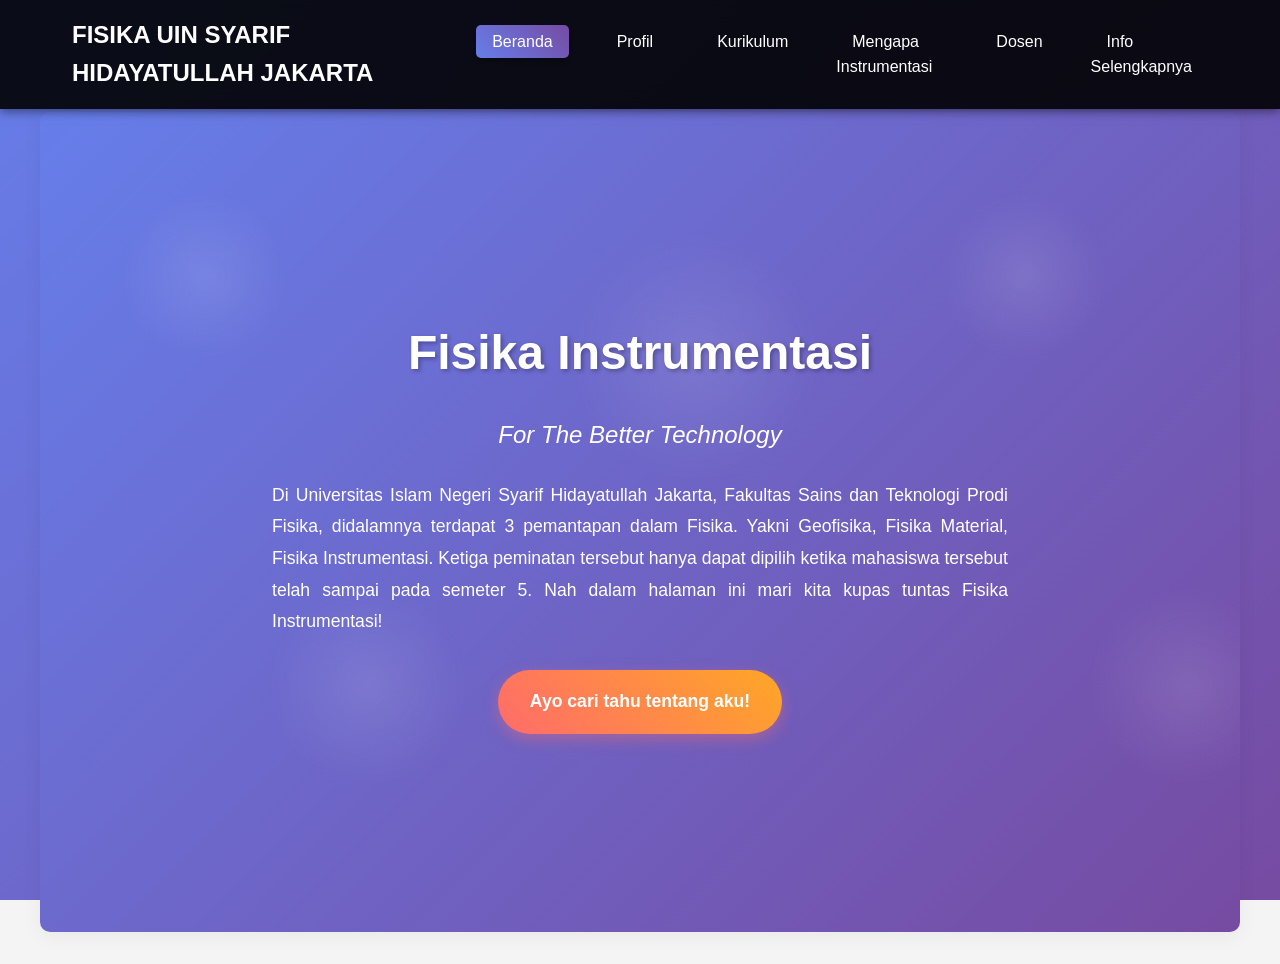
<file: index.html>
<!DOCTYPE html>
<html lang="id">
<head>
    <meta charset="UTF-8">
    <meta name="viewport" content="width=device-width, initial-scale=1.0">
    <title>Beranda - Fisika Instrumentasi</title>
    <link href="https://cdnjs.cloudflare.com/ajax/libs/font-awesome/6.0.0/css/all.min.css" rel="stylesheet">
    <!-- Link CSS sudah diperbaiki -->
    <link rel="stylesheet" href="style.css">
</head>
<body>
    <div class="bg-animation"></div>
    <div class="particles" id="particles"></div>

    <nav>
        <div class="nav-container">
            <a href="index.html" class="logo">FISIKA UIN SYARIF HIDAYATULLAH JAKARTA</a>
            <ul class="nav-links">
                <li><a href="index.html" class="active">Beranda</a></li>
                <li><a href="profil.html">Profil</a></li>
                <li><a href="kurikulum.html">Kurikulum</a></li>
                <li><a href="mengapa-instrumentasi.html">Mengapa Instrumentasi</a></li>
                <li><a href="dosen.html">Dosen</a></li>
                <li><a href="info-selengkapnya.html">Info Selengkapnya</a></li>
            </ul>
        </div>
    </nav>

    <section id="home" class="hero">
        <div class="hero-content">
            <h1>Fisika Instrumentasi</h1>
            <p class="subtitle">For The Better Technology</p>
            <p class="description">
                Di Universitas Islam Negeri Syarif Hidayatullah Jakarta, Fakultas Sains dan Teknologi Prodi Fisika, didalamnya terdapat 3 pemantapan dalam Fisika. Yakni Geofisika, Fisika Material, Fisika Instrumentasi. Ketiga peminatan tersebut hanya dapat dipilih ketika mahasiswa tersebut telah sampai pada semeter 5. Nah dalam halaman ini mari kita kupas tuntas Fisika Instrumentasi!
            </p>
            <a href="profil.html" class="cta-button">Ayo cari tahu tentang aku!</a>
        </div>
    </section>

    <script>
        function createParticles() {
            const particlesContainer = document.getElementById('particles');
            if (!particlesContainer) return;
            const particleCount = 50;
            for (let i = 0; i < particleCount; i++) {
                const particle = document.createElement('div');
                particle.className = 'particle';
                particle.style.left = Math.random() * 100 + '%';
                particle.style.animationDelay = Math.random() * 20 + 's';
                particle.style.animationDuration = (Math.random() * 10 + 15) + 's';
                particlesContainer.appendChild(particle);
            }
        }
        window.addEventListener('load', createParticles);
    </script>
</body>
</html>
</file>
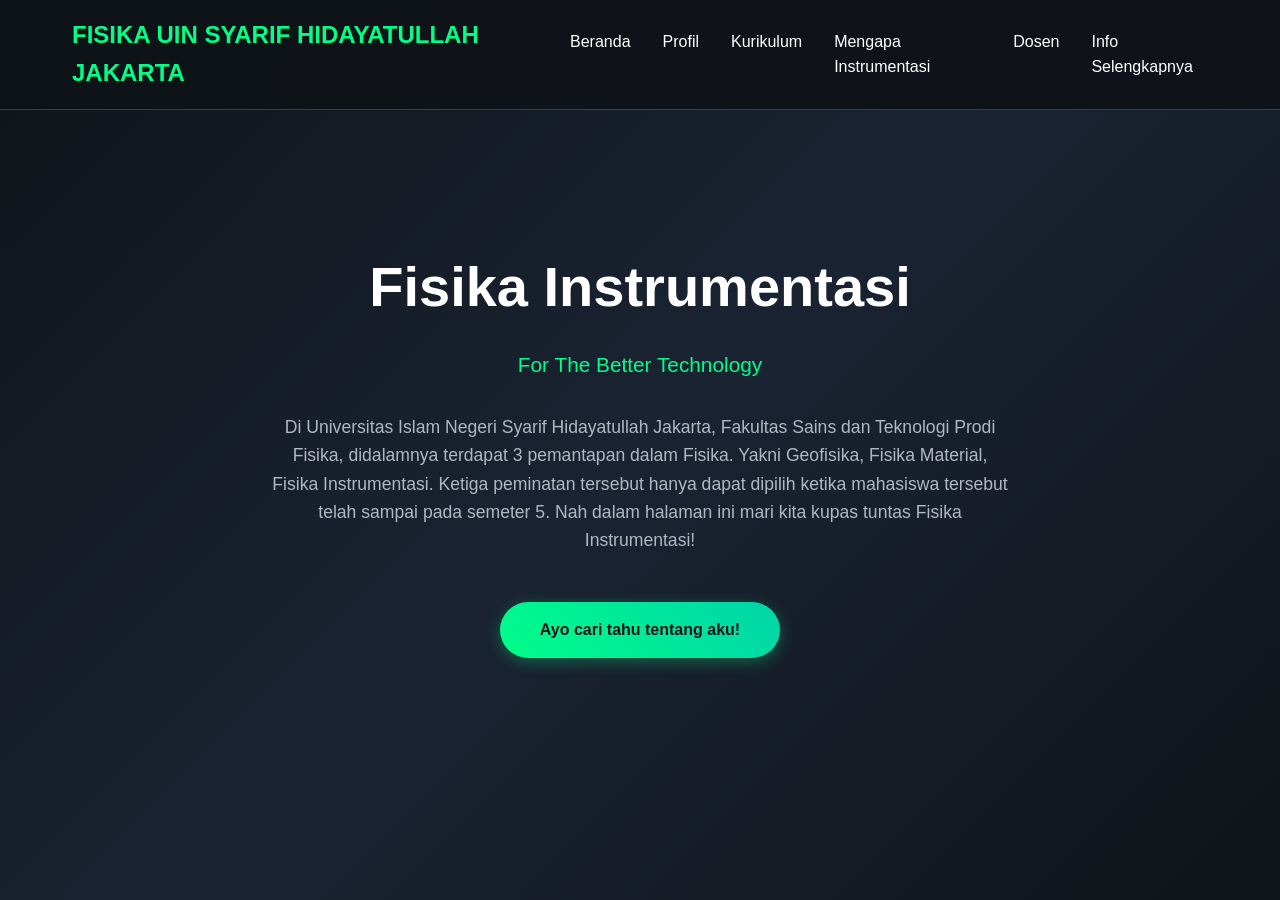
<file: 1-index.html>
<!DOCTYPE html>
<html lang="id">
<head>
    <meta charset="UTF-8">
    <meta name="viewport" content="width=device-width, initial-scale=1.0">
    <title>Beranda - Fisika Instrumentasi</title>
    <link href="https://cdnjs.cloudflare.com/ajax/libs/font-awesome/6.0.0/css/all.min.css" rel="stylesheet">
    <link rel="stylesheet" href="1-styles.css">
</head>
<body>
    <div class="bg-animation"></div>
    <div class="particles" id="particles"></div>

    <nav>
        <div class="nav-container">
            <a href="1-index.html" class="logo">FISIKA UIN SYARIF HIDAYATULLAH JAKARTA</a>
            <ul class="nav-links">
                <li><a href="1-index.html" class="active">Beranda</a></li>
                <li><a href="2-profil.html">Profil</a></li>
                <li><a href="3-kurikulum.html">Kurikulum</a></li>
                <li><a href="4-mengapa-instrumentasi.html">Mengapa Instrumentasi</a></li>
                <li><a href="5-dosen.html">Dosen</a></li>
                <li><a href="6-info-selengkapnya.html">Info Selengkapnya</a></li>
            </ul>
        </div>
    </nav>

    <section id="home" class="hero">
        <div class="hero-content">
            <h1>Fisika Instrumentasi</h1>
            <p class="subtitle">For The Better Technology</p>
            <p class="description">
                Di Universitas Islam Negeri Syarif Hidayatullah Jakarta, Fakultas Sains dan Teknologi Prodi Fisika, didalamnya terdapat 3 pemantapan dalam Fisika. Yakni Geofisika, Fisika Material, Fisika Instrumentasi. Ketiga peminatan tersebut hanya dapat dipilih ketika mahasiswa tersebut telah sampai pada semeter 5. Nah dalam halaman ini mari kita kupas tuntas Fisika Instrumentasi!
            </p>
            <a href="2-profil.html" class="cta-button">Ayo cari tahu tentang aku!</a>
        </div>
    </section>

    <script>
        // Kode JavaScript asli bisa ditaruh di sini atau di file .js terpisah
    </script>
</body>
</html>
</file>
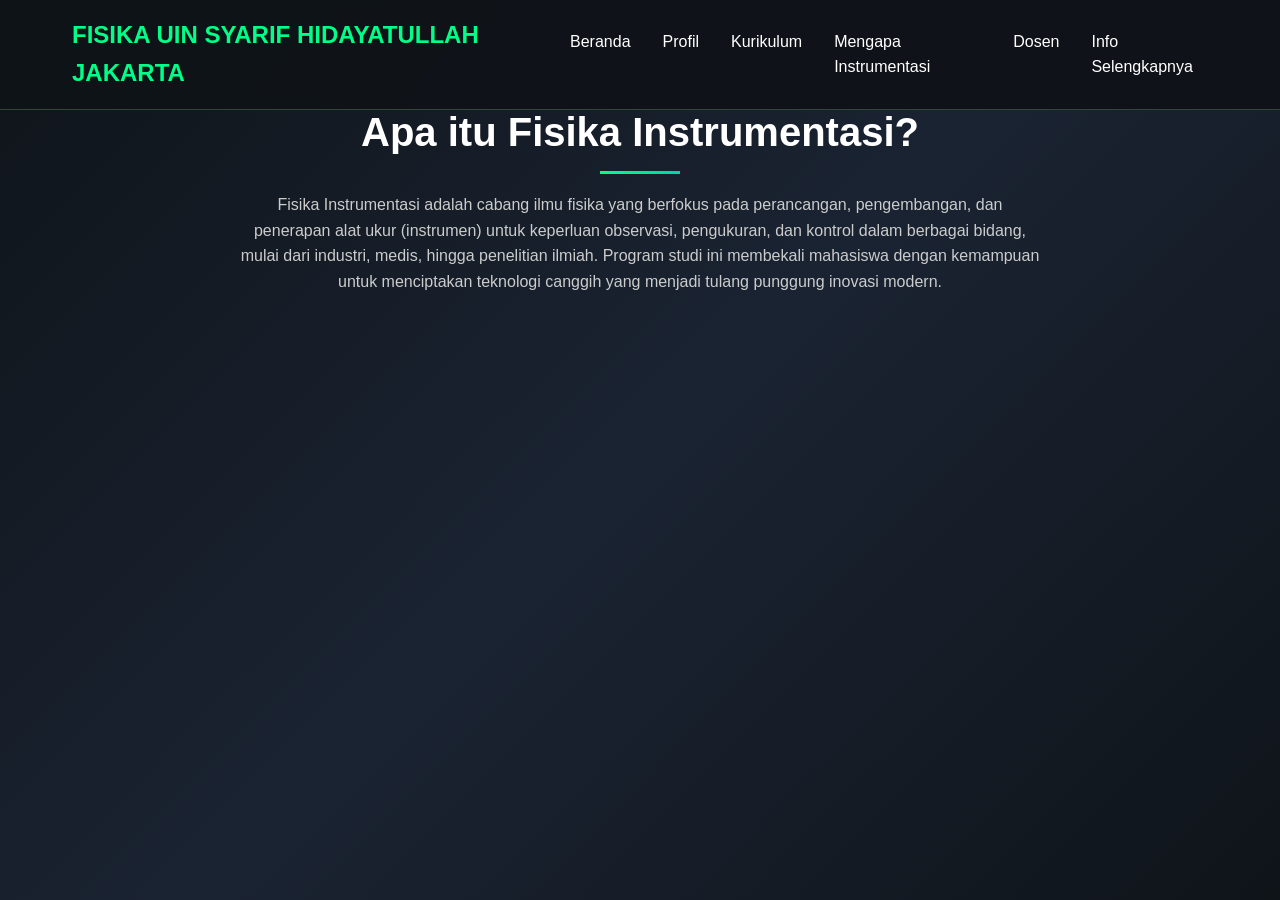
<file: 2-profil.html>
<!DOCTYPE html>
<html lang="id">
<head>
    <meta charset="UTF-8">
    <meta name="viewport" content="width=device-width, initial-scale=1.0">
    <title>Profil - Fisika Instrumentasi</title>
    <link href="https://cdnjs.cloudflare.com/ajax/libs/font-awesome/6.0.0/css/all.min.css" rel="stylesheet">
    <link rel="stylesheet" href="1-styles.css">
</head>
<body>
    <div class="bg-animation"></div>
    <div class="particles" id="particles"></div>

    <nav>
        <div class="nav-container">
            <a href="1-index.html" class="logo">FISIKA UIN SYARIF HIDAYATULLAH JAKARTA</a>
            <ul class="nav-links">
                <li><a href="1-index.html">Beranda</a></li>
                <li><a href="2-profil.html" class="active">Profil</a></li>
                <li><a href="3-kurikulum.html">Kurikulum</a></li>
                <li><a href="4-mengapa-instrumentasi.html">Mengapa Instrumentasi</a></li>
                <li><a href="5-dosen.html">Dosen</a></li>
                <li><a href="6-info-selengkapnya.html">Info Selengkapnya</a></li>
            </ul>
        </div>
    </nav>

    <section id="about">
        <div class="container">
            <h2 class="section-title">Apa itu Fisika Instrumentasi?</h2>
             <p style="text-align: center; max-width: 800px; margin: -20px auto 40px auto; color: #ccc; line-height: 1.6;">
                Fisika Instrumentasi adalah cabang ilmu fisika yang berfokus pada perancangan, pengembangan, dan penerapan alat ukur (instrumen) untuk keperluan observasi, pengukuran, dan kontrol dalam berbagai bidang, mulai dari industri, medis, hingga penelitian ilmiah. Program studi ini membekali mahasiswa dengan kemampuan untuk menciptakan teknologi canggih yang menjadi tulang punggung inovasi modern.
            </p>
        </div>
    </section>

    <script>
        // Kode JavaScript asli
    </script>
</body>
</html>
</file>
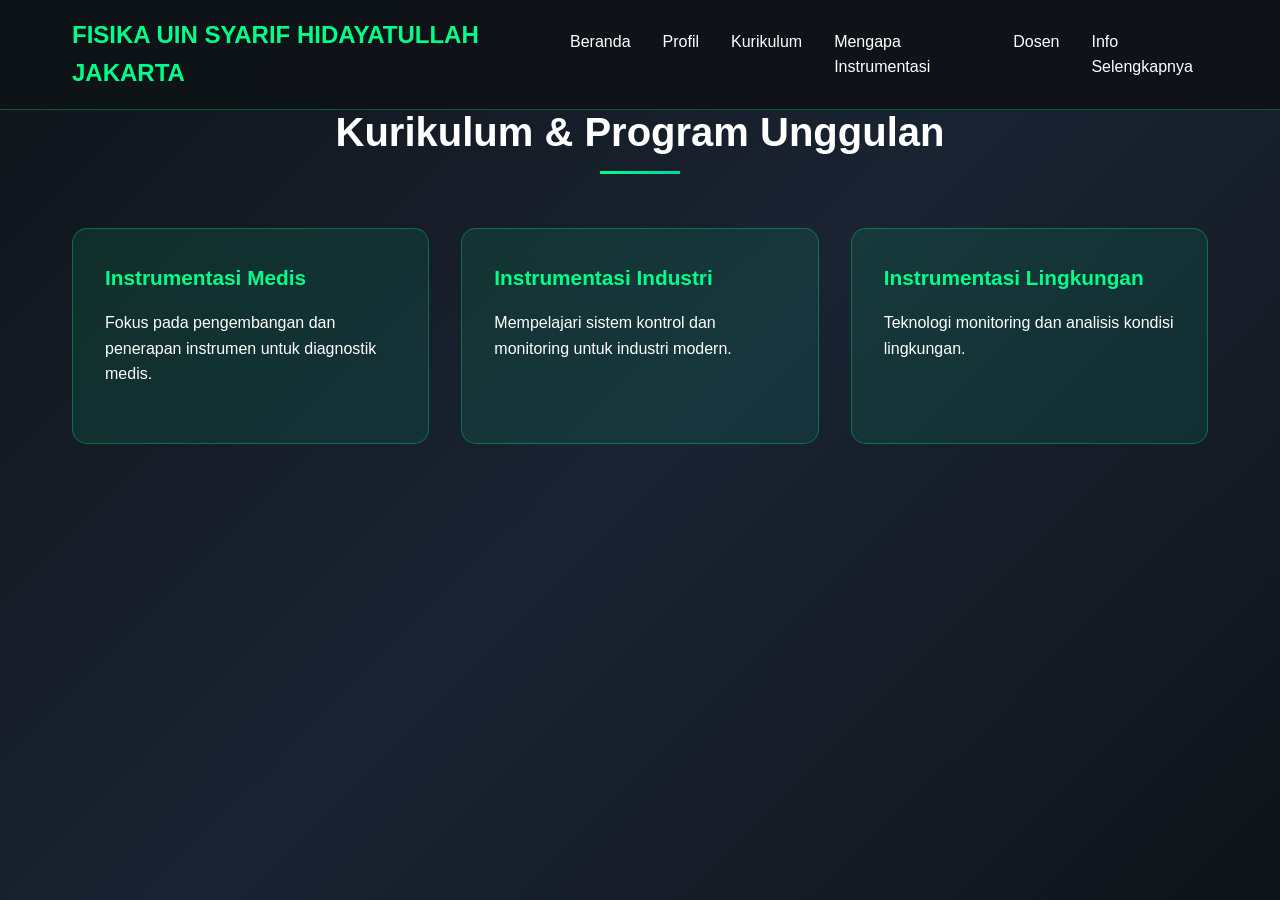
<file: 3-kurikulum.html>
<!DOCTYPE html>
<html lang="id">
<head>
    <meta charset="UTF-8">
    <meta name="viewport" content="width=device-width, initial-scale=1.0">
    <title>Kurikulum - Fisika Instrumentasi</title>
    <link href="https://cdnjs.cloudflare.com/ajax/libs/font-awesome/6.0.0/css/all.min.css" rel="stylesheet">
    <link rel="stylesheet" href="1-styles.css">
</head>
<body>
    <div class="bg-animation"></div>
    <div class="particles" id="particles"></div>

    <nav>
        <div class="nav-container">
            <a href="1-index.html" class="logo">FISIKA UIN SYARIF HIDAYATULLAH JAKARTA</a>
            <ul class="nav-links">
                <li><a href="1-index.html">Beranda</a></li>
                <li><a href="2-profil.html">Profil</a></li>
                <li><a href="3-kurikulum.html" class="active">Kurikulum</a></li>
                <li><a href="4-mengapa-instrumentasi.html">Mengapa Instrumentasi</a></li>
                <li><a href="5-dosen.html">Dosen</a></li>
                <li><a href="6-info-selengkapnya.html">Info Selengkapnya</a></li>
            </ul>
        </div>
    </nav>

    <section id="programs">
        <div class="container">
            <h2 class="section-title">Kurikulum & Program Unggulan</h2>
            <div class="programs-grid">
                <div class="program-card">
                    <h3>Instrumentasi Medis</h3>
                    <p>Fokus pada pengembangan dan penerapan instrumen untuk diagnostik medis.</p>
                </div>
                <div class="program-card">
                    <h3>Instrumentasi Industri</h3>
                    <p>Mempelajari sistem kontrol dan monitoring untuk industri modern.</p>
                </div>
                <div class="program-card">
                    <h3>Instrumentasi Lingkungan</h3>
                    <p>Teknologi monitoring dan analisis kondisi lingkungan.</p>
                </div>
            </div>
        </div>
    </section>

    <script>
        // Kode JavaScript asli
    </script>
</body>
</html>
</file>
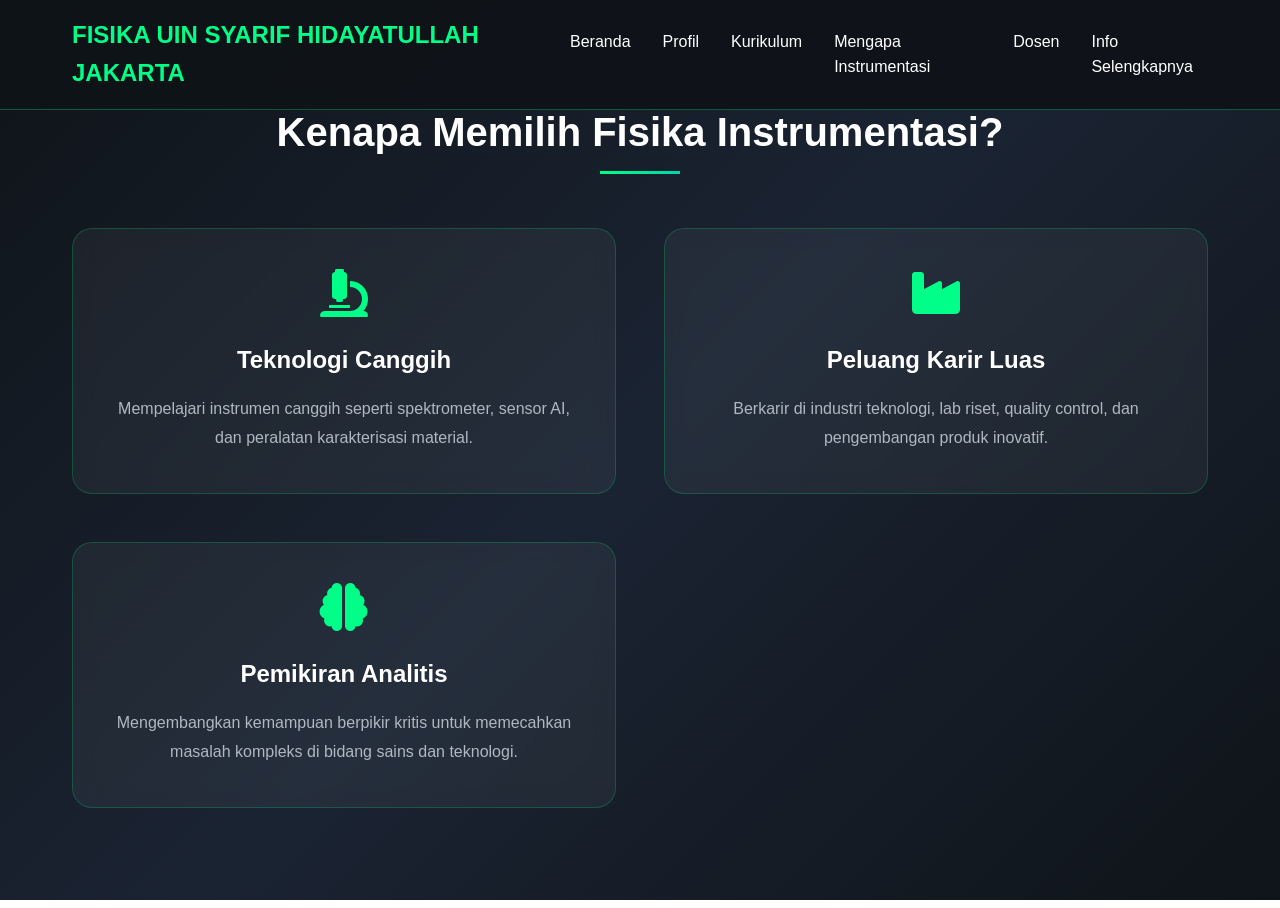
<file: 4-mengapa-instrumentasi.html>
<!DOCTYPE html>
<html lang="id">
<head>
    <meta charset="UTF-8">
    <meta name="viewport" content="width=device-width, initial-scale=1.0">
    <title>Mengapa Instrumentasi - Fisika Instrumentasi</title>
    <link href="https://cdnjs.cloudflare.com/ajax/libs/font-awesome/6.0.0/css/all.min.css" rel="stylesheet">
    <link rel="stylesheet" href="1-styles.css">
</head>
<body>
    <div class="bg-animation"></div>
    <div class="particles" id="particles"></div>

    <nav>
        <div class="nav-container">
            <a href="1-index.html" class="logo">FISIKA UIN SYARIF HIDAYATULLAH JAKARTA</a>
            <ul class="nav-links">
                <li><a href="1-index.html">Beranda</a></li>
                <li><a href="2-profil.html">Profil</a></li>
                <li><a href="3-kurikulum.html">Kurikulum</a></li>
                <li><a href="4-mengapa-instrumentasi.html" class="active">Mengapa Instrumentasi</a></li>
                <li><a href="5-dosen.html">Dosen</a></li>
                <li><a href="6-info-selengkapnya.html">Info Selengkapnya</a></li>
            </ul>
        </div>
    </nav>
    
    <section id="why-instrumentation">
         <div class="container">
            <h2 class="section-title">Kenapa Memilih Fisika Instrumentasi?</h2>
            <div class="about-grid">
                <div class="about-card">
                    <i class="fas fa-microscope"></i>
                    <h3>Teknologi Canggih</h3>
                    <p>Mempelajari instrumen canggih seperti spektrometer, sensor AI, dan peralatan karakterisasi material.</p>
                </div>
                <div class="about-card">
                    <i class="fas fa-industry"></i>
                    <h3>Peluang Karir Luas</h3>
                    <p>Berkarir di industri teknologi, lab riset, quality control, dan pengembangan produk inovatif.</p>
                </div>
                <div class="about-card">
                    <i class="fas fa-brain"></i>
                    <h3>Pemikiran Analitis</h3>
                    <p>Mengembangkan kemampuan berpikir kritis untuk memecahkan masalah kompleks di bidang sains dan teknologi.</p>
                </div>
            </div>
        </div>
    </section>

    <script>
        // Kode JavaScript asli
    </script>
</body>
</html>
</file>
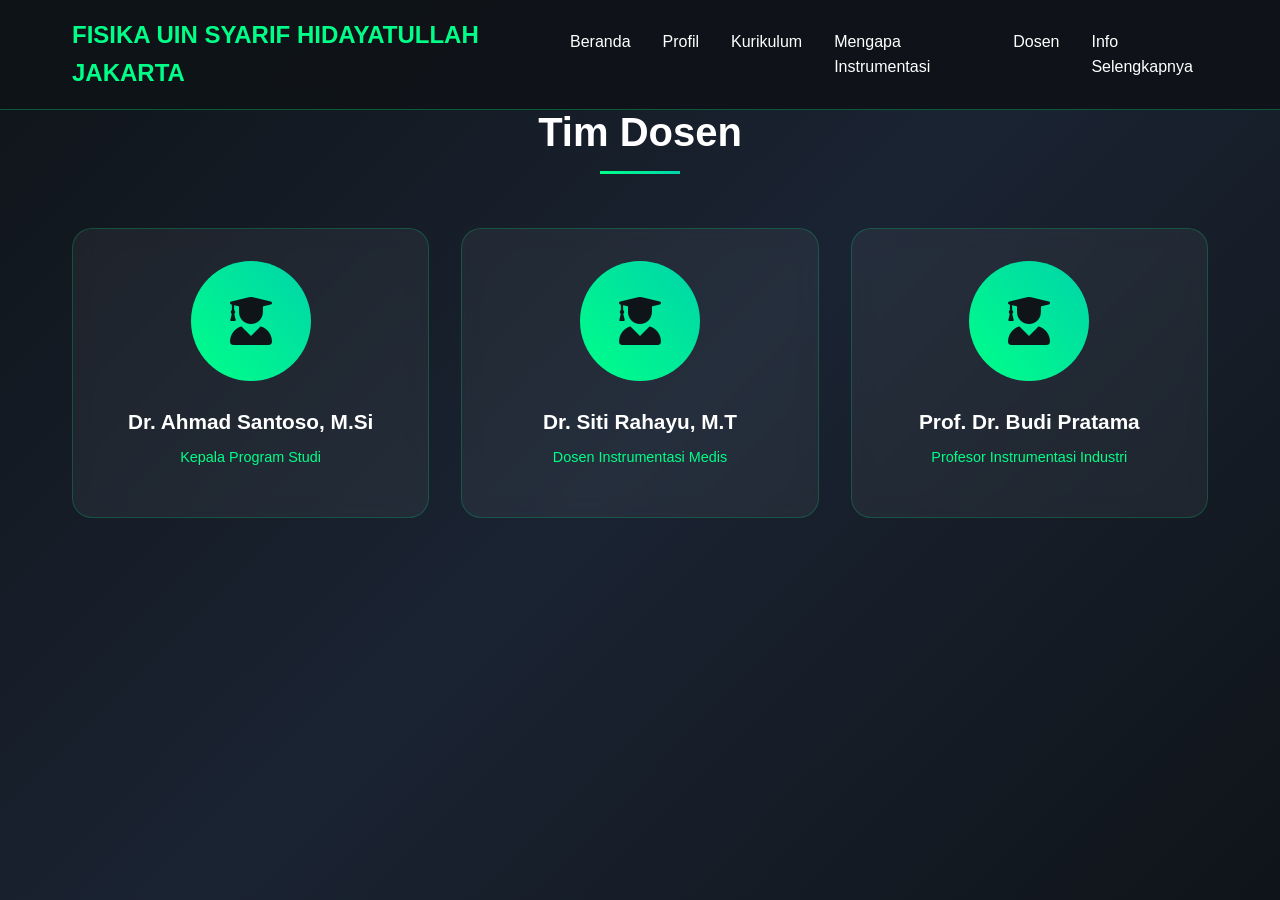
<file: 5-dosen.html>
<!DOCTYPE html>
<html lang="id">
<head>
    <meta charset="UTF-8">
    <meta name="viewport" content="width=device-width, initial-scale=1.0">
    <title>Dosen - Fisika Instrumentasi</title>
    <link href="https://cdnjs.cloudflare.com/ajax/libs/font-awesome/6.0.0/css/all.min.css" rel="stylesheet">
    <link rel="stylesheet" href="1-styles.css">
</head>
<body>
    <div class="bg-animation"></div>
    <div class="particles" id="particles"></div>

    <nav>
        <div class="nav-container">
            <a href="1-index.html" class="logo">FISIKA UIN SYARIF HIDAYATULLAH JAKARTA</a>
            <ul class="nav-links">
                <li><a href="1-index.html">Beranda</a></li>
                <li><a href="2-profil.html">Profil</a></li>
                <li><a href="3-kurikulum.html">Kurikulum</a></li>
                <li><a href="4-mengapa-instrumentasi.html">Mengapa Instrumentasi</a></li>
                <li><a href="5-dosen.html" class="active">Dosen</a></li>
                <li><a href="6-info-selengkapnya.html">Info Selengkapnya</a></li>
            </ul>
        </div>
    </nav>

    <section id="faculty">
        <div class="container">
            <h2 class="section-title">Tim Dosen</h2>
            <div class="faculty-grid">
                <div class="faculty-card">
                    <div class="faculty-avatar"><i class="fas fa-user-graduate"></i></div>
                    <h3>Dr. Ahmad Santoso, M.Si</h3>
                    <p class="title">Kepala Program Studi</p>
                </div>
                <div class="faculty-card">
                    <div class="faculty-avatar"><i class="fas fa-user-graduate"></i></div>
                    <h3>Dr. Siti Rahayu, M.T</h3>
                    <p class="title">Dosen Instrumentasi Medis</p>
                </div>
                <div class="faculty-card">
                    <div class="faculty-avatar"><i class="fas fa-user-graduate"></i></div>
                    <h3>Prof. Dr. Budi Pratama</h3>
                    <p class="title">Profesor Instrumentasi Industri</p>
                </div>
            </div>
        </div>
    </section>

    <script>
        // Kode JavaScript asli
    </script>
</body>
</html>
</file>
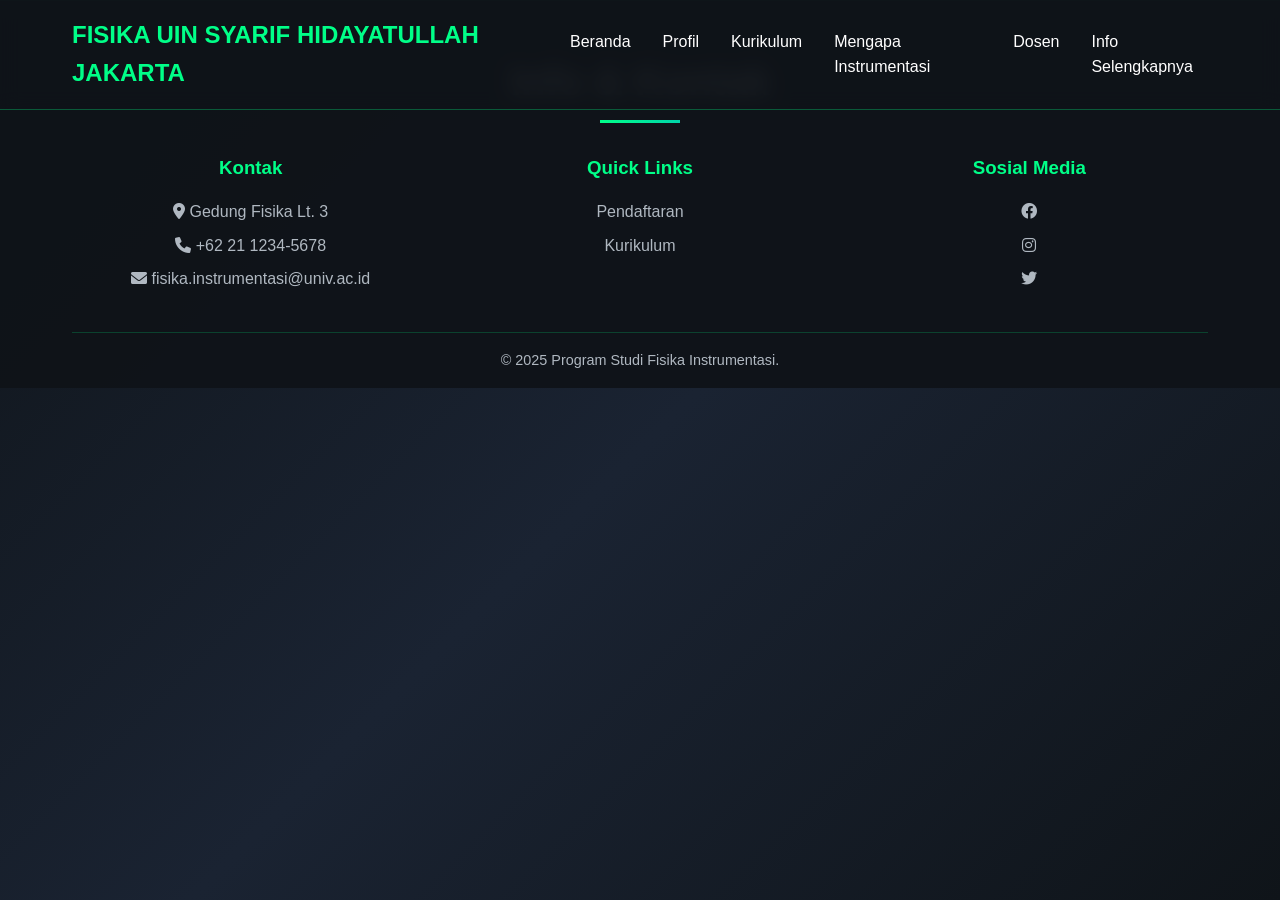
<file: 6-info-selengkapnya.html>
<!DOCTYPE html>
<html lang="id">
<head>
    <meta charset="UTF-8">
    <meta name="viewport" content="width=device-width, initial-scale=1.0">
    <title>Info & Kontak - Fisika Instrumentasi</title>
    <link href="https://cdnjs.cloudflare.com/ajax/libs/font-awesome/6.0.0/css/all.min.css" rel="stylesheet">
    <link rel="stylesheet" href="1-styles.css">
</head>
<body>
    <div class="bg-animation"></div>
    <div class="particles" id="particles"></div>

    <nav>
        <div class="nav-container">
            <a href="1-index.html" class="logo">FISIKA UIN SYARIF HIDAYATULLAH JAKARTA</a>
            <ul class="nav-links">
                <li><a href="1-index.html">Beranda</a></li>
                <li><a href="2-profil.html">Profil</a></li>
                <li><a href="3-kurikulum.html">Kurikulum</a></li>
                <li><a href="4-mengapa-instrumentasi.html">Mengapa Instrumentasi</a></li>
                <li><a href="5-dosen.html">Dosen</a></li>
                <li><a href="6-info-selengkapnya.html" class="active">Info Selengkapnya</a></li>
            </ul>
        </div>
    </nav>

    <footer id="contact">
        <div class="footer-content">
            <h2 class="section-title" style="color: white; margin-bottom: 40px;">Info & Kontak</h2>
            <div class="footer-grid">
                <div class="footer-section">
                    <h3>Kontak</h3>
                    <p><i class="fas fa-map-marker-alt"></i> Gedung Fisika Lt. 3</p>
                    <p><i class="fas fa-phone"></i> +62 21 1234-5678</p>
                    <p><i class="fas fa-envelope"></i> fisika.instrumentasi@univ.ac.id</p>
                </div>
                <div class="footer-section">
                    <h3>Quick Links</h3>
                    <a href="#">Pendaftaran</a>
                    <a href="#">Kurikulum</a>
                </div>
                <div class="footer-section">
                    <h3>Sosial Media</h3>
                    <div class="social-links-footer">
                        <a href="#"><i class="fab fa-facebook"></i></a>
                        <a href="#"><i class="fab fa-instagram"></i></a>
                        <a href="#"><i class="fab fa-twitter"></i></a>
                    </div>
                </div>
            </div>
            <div class="copyright">
                <p>&copy; 2025 Program Studi Fisika Instrumentasi.</p>
            </div>
        </div>
    </footer>

    <script>
        // Kode JavaScript asli
    </script>
</body>
</html>
</file>
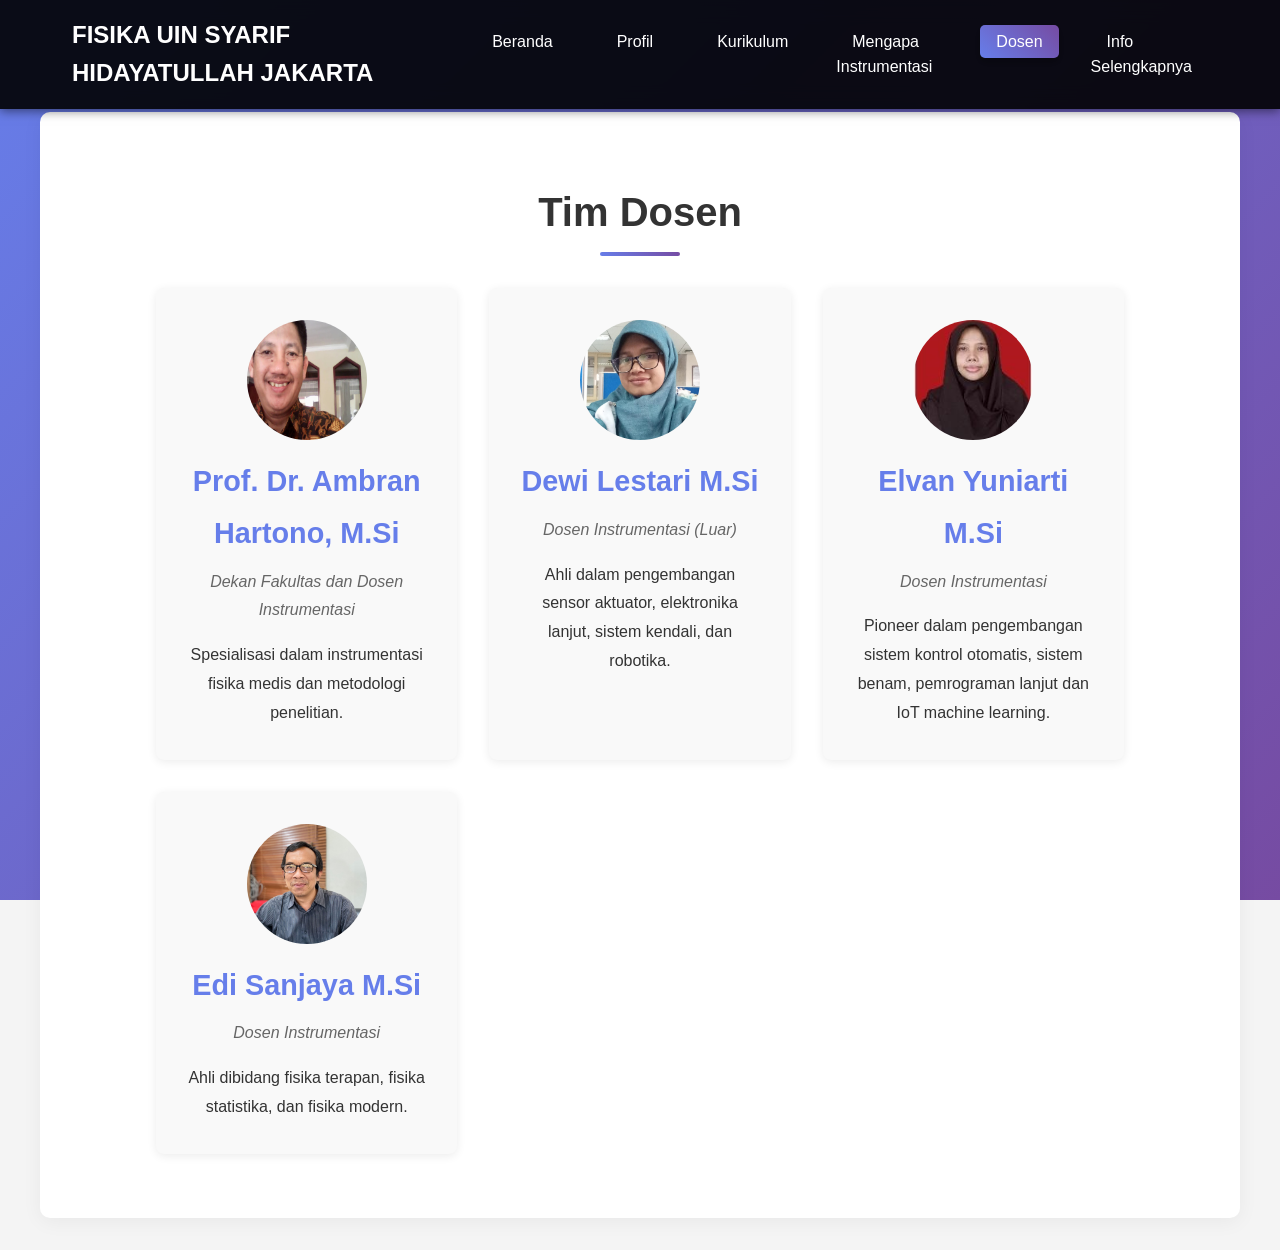
<file: dosen.html>
<!DOCTYPE html>
<html lang="id">
<head>
    <meta charset="UTF-8">
    <meta name="viewport" content="width=device-width, initial-scale=1.0">
    <title>Dosen - Fisika Instrumentasi</title>
    <link href="https://cdnjs.cloudflare.com/ajax/libs/font-awesome/6.0.0/css/all.min.css" rel="stylesheet">
    <link rel="stylesheet" href="style.css">
</head>
<body>
    <div class="bg-animation"></div>
    <div class="particles" id="particles"></div>

    <nav>
        <div class="nav-container">
            <a href="index.html" class="logo">FISIKA UIN SYARIF HIDAYATULLAH JAKARTA</a>
            <ul class="nav-links">
                <li><a href="index.html">Beranda</a></li>
                <li><a href="profil.html">Profil</a></li>
                <li><a href="kurikulum.html">Kurikulum</a></li>
                <li><a href="mengapa-instrumentasi.html">Mengapa Instrumentasi</a></li>
                <li><a href="dosen.html" class="active">Dosen</a></li>
                <li><a href="info-selengkapnya.html">Info Selengkapnya</a></li>
            </ul>
        </div>
    </nav>

    <section id="faculty">
        <div class="container">
            <h2 class="section-title">Tim Dosen</h2>
            <div class="faculty-grid">
                <div class="faculty-card">
                    <div class="faculty-avatar">
                        <img src="dosen%20fisika/ambran-hartono-1-1.jpg" alt="Foto Prof. Dr. Ambran Hartono">
                    </div>
                    <h3>Prof. Dr. Ambran Hartono, M.Si</h3>
                    <p class="title">Dekan Fakultas dan Dosen Instrumentasi</p>
                    <p>Spesialisasi dalam instrumentasi fisika medis dan metodologi penelitian.</p>
                </div>

                <div class="faculty-card">
                    <div class="faculty-avatar">
                        <img src="dosen%20fisika/dewi-lestari.jpeg" alt="Foto Dewi Lestari">
                    </div>
                    <h3>Dewi Lestari M.Si</h3>
                    <p class="title">Dosen Instrumentasi (Luar)</p>
                    <p>Ahli dalam pengembangan sensor aktuator, elektronika lanjut, sistem kendali, dan robotika.</p>
                </div>

                <div class="faculty-card">
                    <div class="faculty-avatar">
                        <img src="dosen%20fisika/elvan-yuniarti.jpg" alt="Foto Elvan Yuniarti">
                    </div>
                    <h3>Elvan Yuniarti M.Si</h3>
                    <p class="title">Dosen Instrumentasi </p>
                    <p>Pioneer dalam pengembangan sistem kontrol otomatis, sistem benam, pemrograman lanjut dan IoT machine learning.</p>
                </div>

                <div class="faculty-card">
                    <div class="faculty-avatar">
                        <img src="dosen%20fisika/edi-sanjaya.jpeg" alt="Foto Edi Sanjaya">
                    </div>
                    <h3>Edi Sanjaya M.Si</h3>
                    <p class="title">Dosen Instrumentasi </p>
                    <p>Ahli dibidang fisika terapan, fisika statistika, dan fisika modern.</p>
                </div>
            </div>
        </div>
    </section>

    <script>
        function createParticles() {
            const particlesContainer = document.getElementById('particles');
            if (!particlesContainer) return;
            const particleCount = 50;
            for (let i = 0; i < particleCount; i++) {
                const particle = document.createElement('div');
                particle.className = 'particle';
                particle.style.left = Math.random() * 100 + '%';
                particle.style.animationDelay = Math.random() * 20 + 's';
                particle.style.animationDuration = (Math.random() * 10 + 15) + 's';
                particlesContainer.appendChild(particle);
            }
        }
        window.addEventListener('load', createParticles);
    </script>
</body>
</html>
</file>
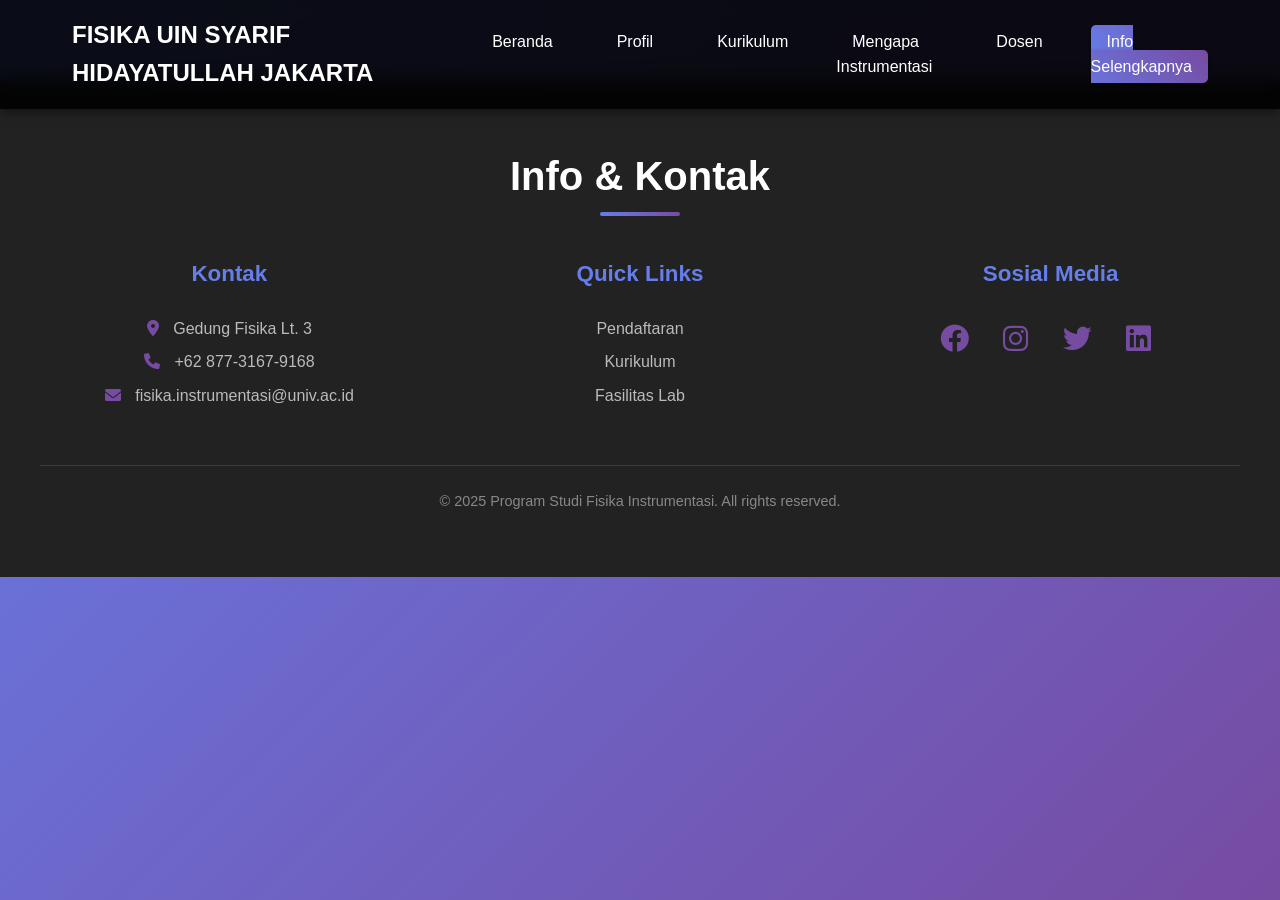
<file: info-selengkapnya.html>
<!DOCTYPE html>
<html lang="id">
<head>
    <meta charset="UTF-8">
    <meta name="viewport" content="width=device-width, initial-scale=1.0">
    <title>Info & Kontak - Fisika Instrumentasi</title>
    <link href="https://cdnjs.cloudflare.com/ajax/libs/font-awesome/6.0.0/css/all.min.css" rel="stylesheet">
    <!-- Link CSS sudah diperbaiki -->
    <link rel="stylesheet" href="style.css">
</head>
<body>
    <div class="bg-animation"></div>
    <div class="particles" id="particles"></div>

    <nav>
        <div class="nav-container">
            <a href="index.html" class="logo">FISIKA UIN SYARIF HIDAYATULLAH JAKARTA</a>
            <ul class="nav-links">
                <li><a href="index.html">Beranda</a></li>
                <li><a href="profil.html">Profil</a></li>
                <li><a href="kurikulum.html">Kurikulum</a></li>
                <li><a href="mengapa-instrumentasi.html">Mengapa Instrumentasi</a></li>
                <li><a href="dosen.html">Dosen</a></li>
                <li><a href="info-selengkapnya.html" class="active">Info Selengkapnya</a></li>
            </ul>
        </div>
    </nav>

    <footer id="contact">
        <div class="footer-content">
            <h2 class="section-title" style="color: white; margin-bottom: 40px;">Info & Kontak</h2>
            <div class="footer-grid">
                <div class="footer-section">
                    <h3>Kontak</h3>
                    <p><i class="fas fa-map-marker-alt"></i> Gedung Fisika Lt. 3</p>
                    <p><i class="fas fa-phone"></i> +62 877-3167-9168</p>
                    <p><i class="fas fa-envelope"></i> fisika.instrumentasi@univ.ac.id</p>
                </div>
                <div class="footer-section">
                    <h3>Quick Links</h3>
                    <a href="#">Pendaftaran</a>
                    <a href="#">Kurikulum</a>
                    <a href="#">Fasilitas Lab</a>
                </div>
                <div class="footer-section">
                    <h3>Sosial Media</h3>
                    <div class="social-links">
                        <a href="#"><i class="fab fa-facebook"></i></a>
                        <a href="#"><i class="fab fa-instagram"></i></a>
                        <a href="#"><i class="fab fa-twitter"></i></a>
                        <a href="#"><i class="fab fa-linkedin"></i></a>
                    </div>
                </div>
            </div>
            <div class="copyright">
                <p>&copy; 2025 Program Studi Fisika Instrumentasi. All rights reserved.</p>
            </div>
        </div>
    </footer>

    <script>
        function createParticles() {
            const particlesContainer = document.getElementById('particles');
            if (!particlesContainer) return;
            const particleCount = 50;
            for (let i = 0; i < particleCount; i++) {
                const particle = document.createElement('div');
                particle.className = 'particle';
                particle.style.left = Math.random() * 100 + '%';
                particle.style.animationDelay = Math.random() * 20 + 's';
                particle.style.animationDuration = (Math.random() * 10 + 15) + 's';
                particlesContainer.appendChild(particle);
            }
        }
        window.addEventListener('load', createParticles);
    </script>
</body>
</html>
</file>
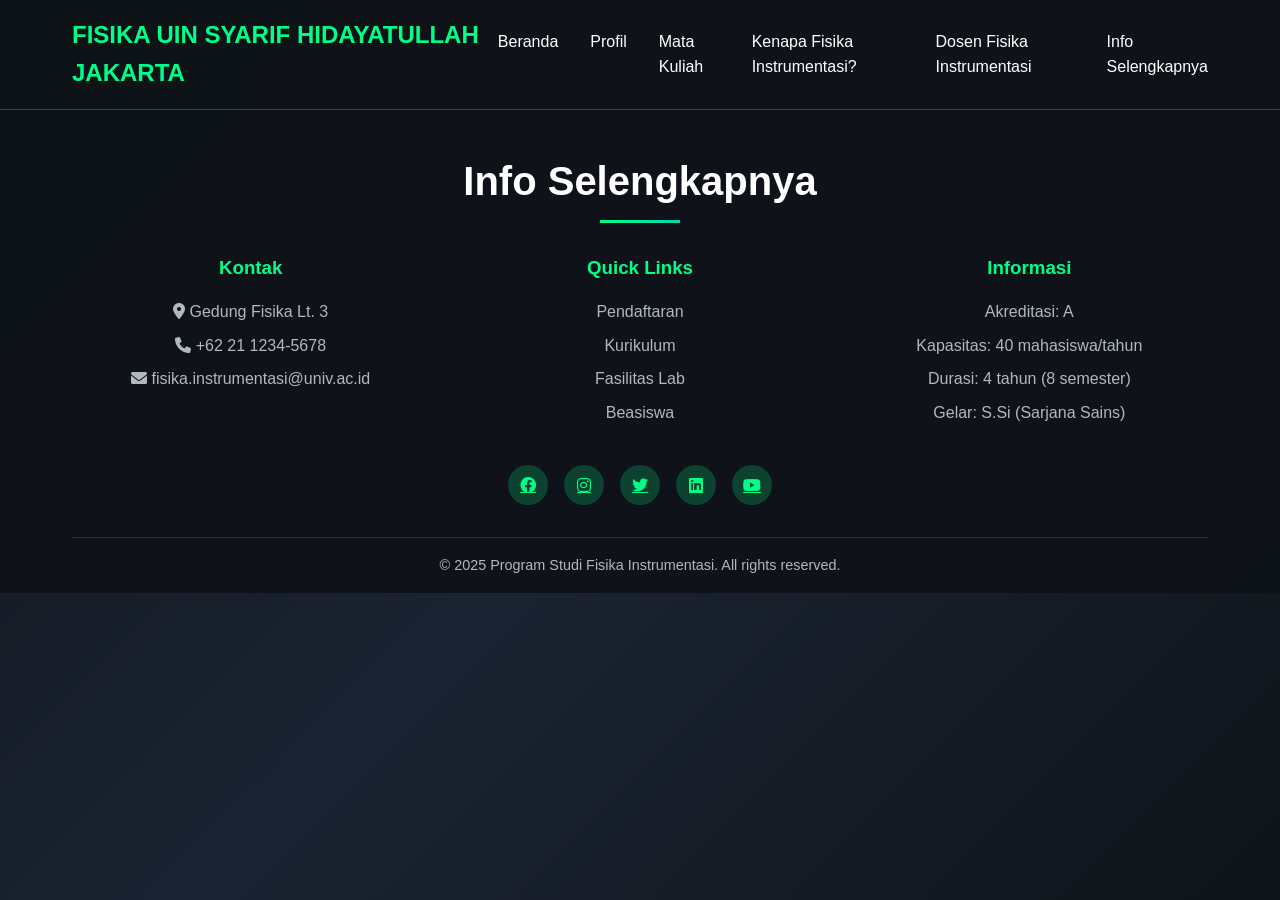
<file: infoselengkapnya.html>
<!DOCTYPE html>
<html lang="id">
<head>
    <meta charset="UTF-8">
    <meta name="viewport" content="width=device-width, initial-scale=1.0">
    <title>Info & Kontak - Fisika Instrumentasi</title>
    <link href="https://cdnjs.cloudflare.com/ajax/libs/font-awesome/6.0.0/css/all.min.css" rel="stylesheet">
    <link rel="stylesheet" href="styles.css">
</head>
<body>
    <div class="bg-animation"></div>
    <div class="particles" id="particles"></div>

    <nav>
        <div class="nav-container">
            <a href="#" class="logo">FISIKA UIN SYARIF HIDAYATULLAH JAKARTA</a>
            <ul class="nav-links">
                <li><a href="beranda.html">Beranda</a></li>
                <li><a href="profil.html">Profil</a></li>
                <li><a href="mata-kuliah.html">Mata Kuliah</a></li>
                <li><a href="kenapa-fisika-instrumentasi.html">Kenapa Fisika Instrumentasi?</a></li>
                <li><a href="dosen.html">Dosen Fisika Instrumentasi</a></li>
                <li><a href="info-kontak.html">Info Selengkapnya</a></li>
            </ul>
        </div>
    </nav>

    <footer id="contact" style="margin-top: 100px;"> <div class="footer-content">
            <h2 class="section-title" style="color: white; margin-bottom: 40px;">Info Selengkapnya</h2>
            <div class="footer-grid">
                <div class="footer-section">
                    <h3>Kontak</h3>
                    <p><i class="fas fa-map-marker-alt"></i> Gedung Fisika Lt. 3</p>
                    <p><i class="fas fa-phone"></i> +62 21 1234-5678</p>
                    <p><i class="fas fa-envelope"></i> fisika.instrumentasi@univ.ac.id</p>
                </div>
                <div class="footer-section">
                    <h3>Quick Links</h3>
                    <a href="#">Pendaftaran</a>
                    <a href="#">Kurikulum</a>
                    <a href="#">Fasilitas Lab</a>
                    <a href="#">Beasiswa</a>
                </div>
                <div class="footer-section">
                    <h3>Informasi</h3>
                    <a href="#">Akreditasi: A</a>
                    <a href="#">Kapasitas: 40 mahasiswa/tahun</a>
                    <a href="#">Durasi: 4 tahun (8 semester)</a>
                    <a href="#">Gelar: S.Si (Sarjana Sains)</a>
                </div>
            </div>
            
            <div class="social-links">
                <a href="#"><i class="fab fa-facebook"></i></a>
                <a href="#"><i class="fab fa-instagram"></i></a>
                <a href="#"><i class="fab fa-twitter"></i></a>
                <a href="#"><i class="fab fa-linkedin"></i></a>
                <a href="#"><i class="fab fa-youtube"></i></a>
            </div>
            
            <div class="copyright">
                <p>&copy; 2025 Program Studi Fisika Instrumentasi. All rights reserved.</p>
            </div>
        </div>
    </footer>

    <script>
        function createParticles(){/* ... Kode JavaScript Asli ... */};
        document.querySelectorAll('a[href^="#"]').forEach(anchor => {/* ... Kode JavaScript Asli ... */});
        window.addEventListener('load', createParticles);
        window.addEventListener('scroll', function(){/* ... Kode JavaScript Asli ... */});
        const observerOptions={/* ... */},observer=new IntersectionObserver(function(e){/* ... */},observerOptions);
        document.querySelectorAll(".about-card, .program-card, .faculty-card").forEach(e=>{/* ... */});
    </script>
</body>
</html>
</file>
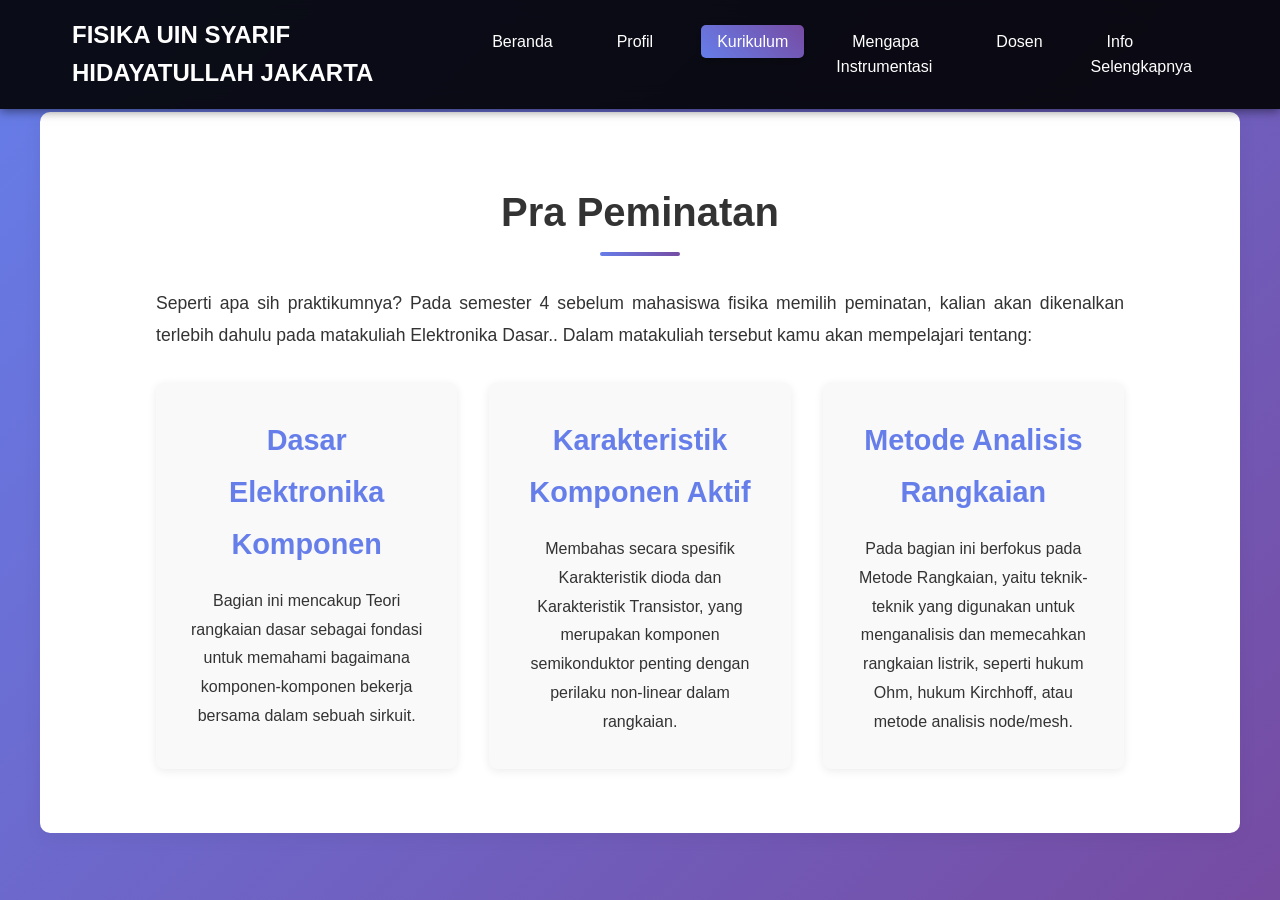
<file: kurikulum.html>
<!DOCTYPE html>
<html lang="id">
<head>
    <meta charset="UTF-8">
    <meta name="viewport" content="width=device-width, initial-scale=1.0">
    <title>Kurikulum - Fisika Instrumentasi</title>
    <link href="https://cdnjs.cloudflare.com/ajax/libs/font-awesome/6.0.0/css/all.min.css" rel="stylesheet">
    <!-- Link CSS sudah diperbaiki -->
    <link rel="stylesheet" href="style.css">
</head>
<body>
    <div class="bg-animation"></div>
    <div class="particles" id="particles"></div>

    <nav>
        <div class="nav-container">
            <a href="index.html" class="logo">FISIKA UIN SYARIF HIDAYATULLAH JAKARTA</a>
            <ul class="nav-links">
                <li><a href="index.html">Beranda</a></li>
                <li><a href="profil.html">Profil</a></li>
                <li><a href="kurikulum.html" class="active">Kurikulum</a></li>
                <li><a href="mengapa-instrumentasi.html">Mengapa Instrumentasi</a></li>
                <li><a href="dosen.html">Dosen</a></li>
                <li><a href="info-selengkapnya.html">Info Selengkapnya</a></li>
            </ul>
        </div>
    </nav>

    <section id="programs">
        <div class="container">
            <h2 class="section-title">Pra Peminatan</h2>
            <p class="description">
                Seperti apa sih praktikumnya?
Pada semester 4 sebelum mahasiswa fisika memilih peminatan, kalian akan dikenalkan terlebih dahulu pada matakuliah Elektronika Dasar.. Dalam matakuliah tersebut kamu akan mempelajari tentang:


            </p>
            <div class="programs-grid">
                <div class="program-card">
                    <h3>Dasar Elektronika Komponen</h3>
                    <p>Bagian ini mencakup Teori rangkaian dasar sebagai fondasi untuk memahami bagaimana komponen-komponen bekerja bersama dalam sebuah sirkuit.</p>
                </div>
                <div class="program-card">
                    <h3>Karakteristik Komponen Aktif</h3>
                    <p>Membahas secara spesifik Karakteristik dioda dan Karakteristik Transistor, yang merupakan komponen semikonduktor penting dengan perilaku non-linear dalam rangkaian.</p>
                </div>
                <div class="program-card">
                    <h3>Metode Analisis Rangkaian</h3>
                    <p>Pada bagian ini berfokus pada Metode Rangkaian, yaitu teknik-teknik yang digunakan untuk menganalisis dan memecahkan rangkaian listrik, seperti hukum Ohm, hukum Kirchhoff, atau metode analisis node/mesh.
</p>
                </div>
            </div>
        </div>
    </section>

    <script>
        function createParticles() {
            const particlesContainer = document.getElementById('particles');
            if (!particlesContainer) return;
            const particleCount = 50;
            for (let i = 0; i < particleCount; i++) {
                const particle = document.createElement('div');
                particle.className = 'particle';
                particle.style.left = Math.random() * 100 + '%';
                particle.style.animationDelay = Math.random() * 20 + 's';
                particle.style.animationDuration = (Math.random() * 10 + 15) + 's';
                particlesContainer.appendChild(particle);
            }
        }
        window.addEventListener('load', createParticles);
    </script>
</body>
</html>
</file>
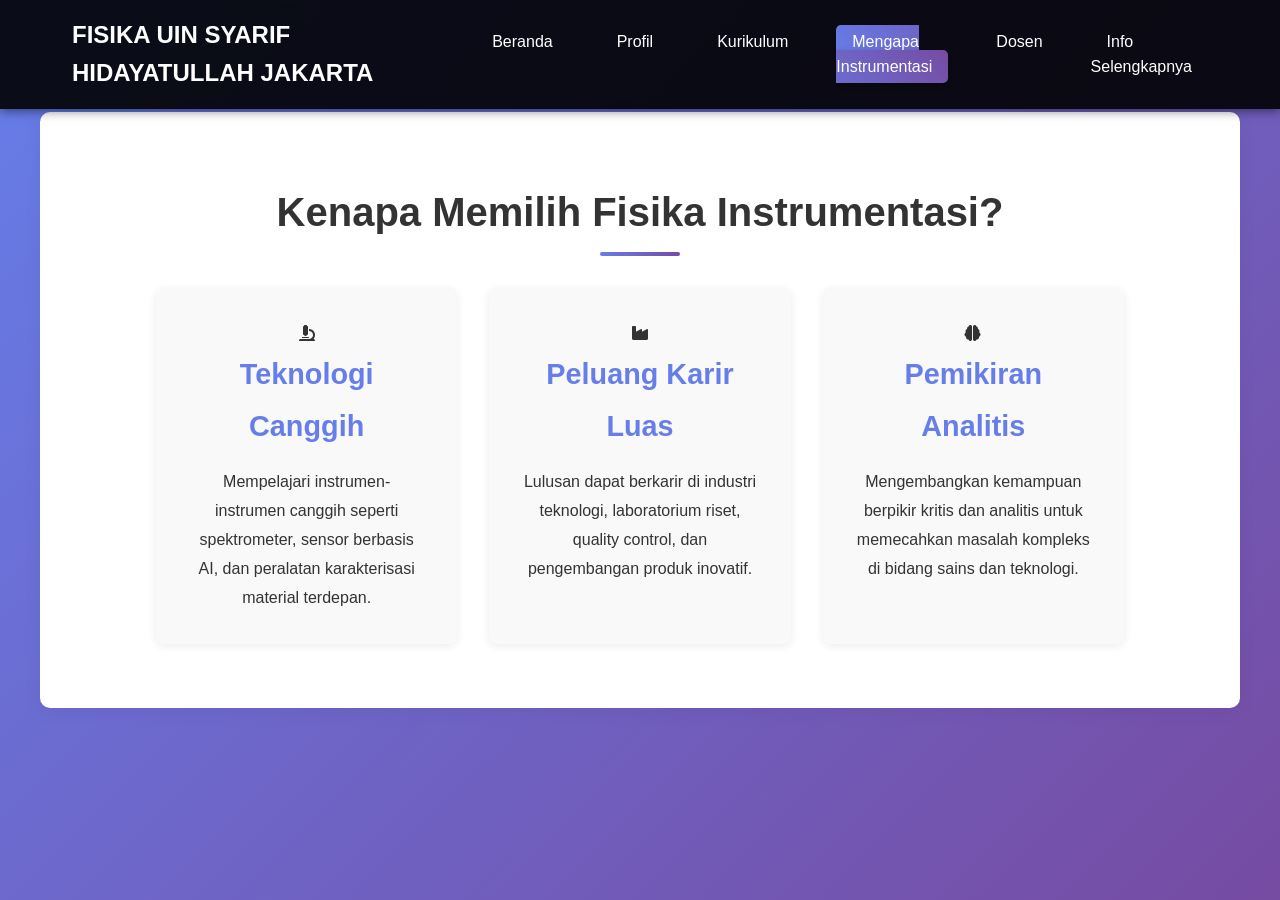
<file: mengapa-instrumentasi.html>
<!DOCTYPE html>
<html lang="id">
<head>
    <meta charset="UTF-8">
    <meta name="viewport" content="width=device-width, initial-scale=1.0">
    <title>Mengapa Instrumentasi - Fisika Instrumentasi</title>
    <link href="https://cdnjs.cloudflare.com/ajax/libs/font-awesome/6.0.0/css/all.min.css" rel="stylesheet">
    <!-- Link CSS sudah diperbaiki -->
    <link rel="stylesheet" href="style.css">
</head>
<body>
    <div class="bg-animation"></div>
    <div class="particles" id="particles"></div>

    <nav>
        <div class="nav-container">
            <a href="index.html" class="logo">FISIKA UIN SYARIF HIDAYATULLAH JAKARTA</a>
            <ul class="nav-links">
                <li><a href="index.html">Beranda</a></li>
                <li><a href="profil.html">Profil</a></li>
                <li><a href="kurikulum.html">Kurikulum</a></li>
                <li><a href="mengapa-instrumentasi.html" class="active">Mengapa Instrumentasi</a></li>
                <li><a href="dosen.html">Dosen</a></li>
                <li><a href="info-selengkapnya.html">Info Selengkapnya</a></li>
            </ul>
        </div>
    </nav>
    
    <section id="about">
         <div class="container">
            <h2 class="section-title">Kenapa Memilih Fisika Instrumentasi?</h2>
            <div class="about-grid">
                <div class="about-card">
                    <i class="fas fa-microscope"></i>
                    <h3>Teknologi Canggih</h3>
                    <p>Mempelajari instrumen-instrumen canggih seperti spektrometer, sensor berbasis AI, dan peralatan karakterisasi material terdepan.</p>
                </div>
                <div class="about-card">
                    <i class="fas fa-industry"></i>
                    <h3>Peluang Karir Luas</h3>
                    <p>Lulusan dapat berkarir di industri teknologi, laboratorium riset, quality control, dan pengembangan produk inovatif.</p>
                </div>
                <div class="about-card">
                    <i class="fas fa-brain"></i>
                    <h3>Pemikiran Analitis</h3>
                    <p>Mengembangkan kemampuan berpikir kritis dan analitis untuk memecahkan masalah kompleks di bidang sains dan teknologi.</p>
                </div>
            </div>
        </div>
    </section>

    <script>
        function createParticles() {
            const particlesContainer = document.getElementById('particles');
            if (!particlesContainer) return;
            const particleCount = 50;
            for (let i = 0; i < particleCount; i++) {
                const particle = document.createElement('div');
                particle.className = 'particle';
                particle.style.left = Math.random() * 100 + '%';
                particle.style.animationDelay = Math.random() * 20 + 's';
                particle.style.animationDuration = (Math.random() * 10 + 15) + 's';
                particlesContainer.appendChild(particle);
            }
        }
        window.addEventListener('load', createParticles);
    </script>
</body>
</html>
</file>
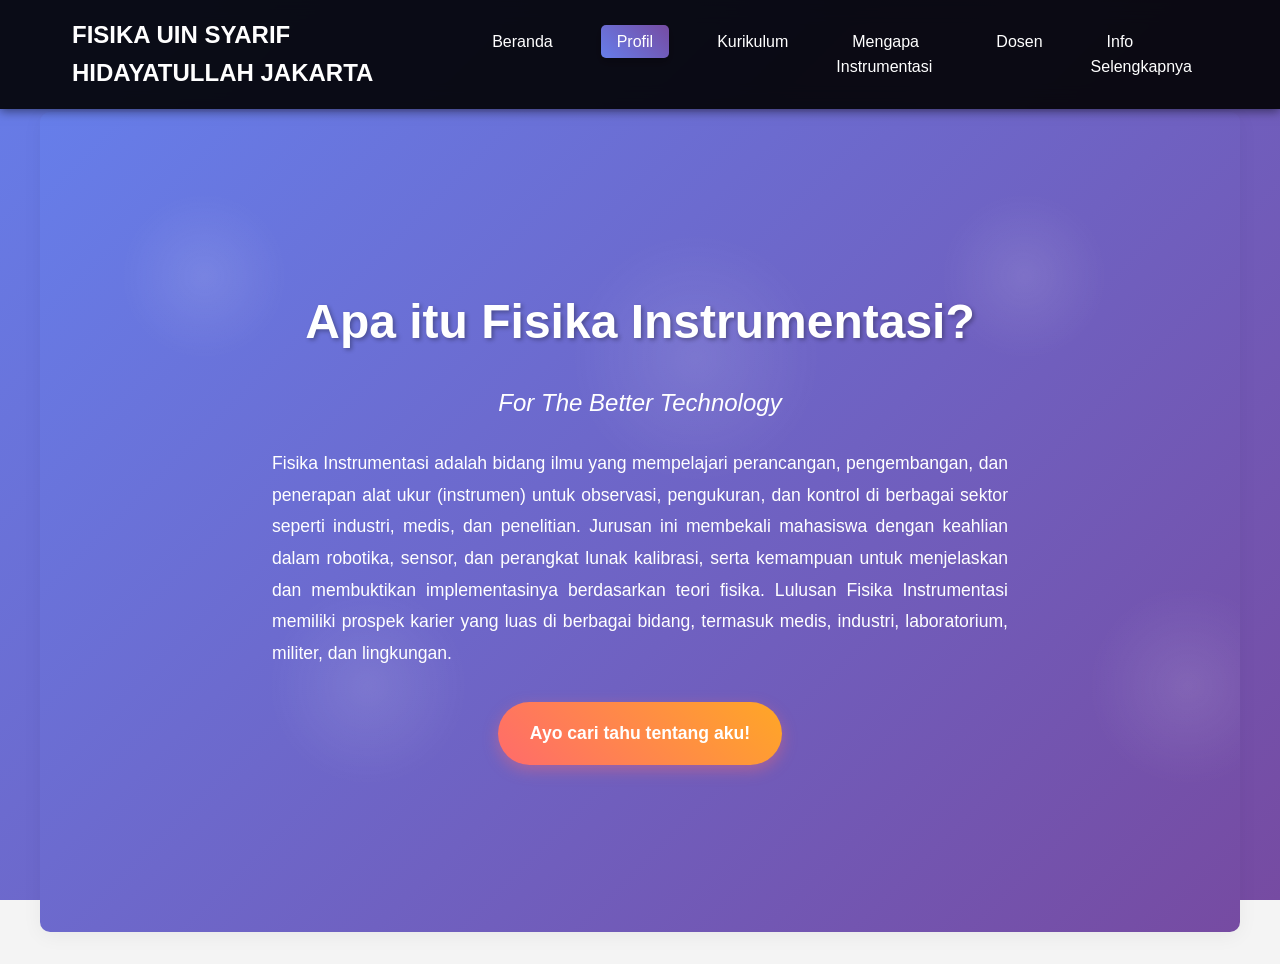
<file: profil.html>
<!DOCTYPE html>
<html lang="id">
<head>
    <meta charset="UTF-8">
    <meta name="viewport" content="width=device-width, initial-scale=1.0">
    <title>Profil - Fisika Instrumentasi</title>
    <link href="https://cdnjs.cloudflare.com/ajax/libs/font-awesome/6.0.0/css/all.min.css" rel="stylesheet">
    <link rel="stylesheet" href="style.css">
</head>
<body>
    <div class="bg-animation"></div>
    <div class="particles" id="particles"></div>

    <nav>
        <div class="nav-container">
            <a href="index.html" class="logo">FISIKA UIN SYARIF HIDAYATULLAH JAKARTA</a>
            <ul class="nav-links">
                <li><a href="index.html">Beranda</a></li>
                <li><a href="profil.html" class="active">Profil</a></li>
                <li><a href="kurikulum.html">Kurikulum</a></li>
                <li><a href="mengapa-instrumentasi.html">Mengapa Instrumentasi</a></li>
                <li><a href="dosen.html">Dosen</a></li>
                <li><a href="info-selengkapnya.html">Info Selengkapnya</a></li>
            </ul>
        </div>
    </nav>

    <section id="home" class="hero">
        <div class="hero-content">
            <h1>Apa itu Fisika Instrumentasi?</h1>
            <p class="subtitle">For The Better Technology</p>
            <p class="description">
                Fisika Instrumentasi adalah bidang ilmu yang mempelajari perancangan, pengembangan, dan penerapan alat ukur (instrumen) untuk observasi, pengukuran, dan kontrol di berbagai sektor seperti industri, medis, dan penelitian.

Jurusan ini membekali mahasiswa dengan keahlian dalam robotika, sensor, dan perangkat lunak kalibrasi, serta kemampuan untuk menjelaskan dan membuktikan implementasinya berdasarkan teori fisika.

Lulusan Fisika Instrumentasi memiliki prospek karier yang luas di berbagai bidang, termasuk medis, industri, laboratorium, militer, dan lingkungan.


            </p>
            <a href="kurikulum.html" class="cta-button">Ayo cari tahu tentang aku!</a> 
        </div>
    </section>

    <script>
        function createParticles() {
            const particlesContainer = document.getElementById('particles');
            if (!particlesContainer) return;
            const particleCount = 50;
            for (let i = 0; i < particleCount; i++) {
                const particle = document.createElement('div');
                particle.className = 'particle';
                particle.style.left = Math.random() * 100 + '%';
                particle.style.animationDelay = Math.random() * 20 + 's';
                particle.style.animationDuration = (Math.random() * 10 + 15) + 's';
                particlesContainer.appendChild(particle);
            }
        }
        window.addEventListener('load', createParticles);
    </script>
</body>
</html>
</file>
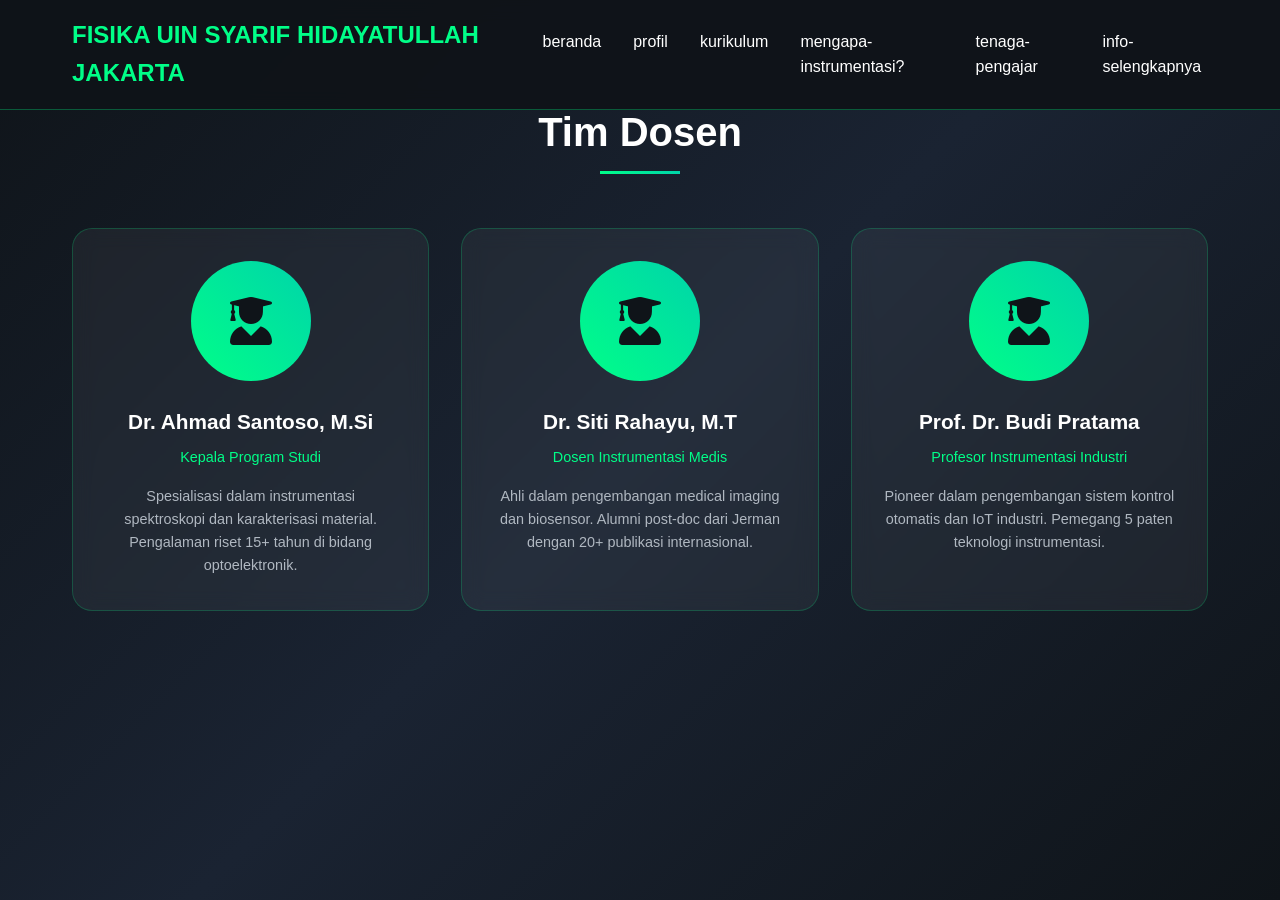
<file: tenaga-pengajar.html>
<!DOCTYPE html>
<html lang="id">
<head>
    <meta charset="UTF-8">
    <meta name="viewport" content="width=device-width, initial-scale=1.0">
    <title>Dosen - Fisika Instrumentasi</title>
    <link href="https://cdnjs.cloudflare.com/ajax/libs/font-awesome/6.0.0/css/all.min.css" rel="stylesheet">
    <link rel="stylesheet" href="styles.css">
</head>
<body>
    <div class="bg-animation"></div>
    <div class="particles" id="particles"></div>

    <nav>
        <div class="nav-container">
            <a href="#" class="logo">FISIKA UIN SYARIF HIDAYATULLAH JAKARTA</a>
            <ul class="nav-links">
                <li><a href="beranda.html">beranda</a></li>
                <li><a href="profil.html">profil</a></li>
                <li><a href="mata-kuliah.html">kurikulum</a></li>
                <li><a href="kenapa-fisika-instrumentasi.html">mengapa-instrumentasi?</a></li>
                <li><a href="dosen.html">tenaga-pengajar</a></li>
                <li><a href="info-kontak.html">info-selengkapnya</a></li>
            </ul>
        </div>
    </nav>

    <section id="faculty">
        <div class="container">
            <h2 class="section-title">Tim Dosen</h2>
            <div class="faculty-grid">
                <div class="faculty-card">
                    <div class="faculty-avatar">
                        <i class="fas fa-user-graduate"></i>
                    </div>
                    <h3>Dr. Ahmad Santoso, M.Si</h3>
                    <p class="title">Kepala Program Studi</p>
                    <p>Spesialisasi dalam instrumentasi spektroskopi dan karakterisasi material. Pengalaman riset 15+ tahun di bidang optoelektronik.</p>
                </div>
                <div class="faculty-card">
                    <div class="faculty-avatar">
                        <i class="fas fa-user-graduate"></i>
                    </div>
                    <h3>Dr. Siti Rahayu, M.T</h3>
                    <p class="title">Dosen Instrumentasi Medis</p>
                    <p>Ahli dalam pengembangan medical imaging dan biosensor. Alumni post-doc dari Jerman dengan 20+ publikasi internasional.</p>
                </div>
                <div class="faculty-card">
                    <div class="faculty-avatar">
                        <i class="fas fa-user-graduate"></i>
                    </div>
                    <h3>Prof. Dr. Budi Pratama</h3>
                    <p class="title">Profesor Instrumentasi Industri</p>
                    <p>Pioneer dalam pengembangan sistem kontrol otomatis dan IoT industri. Pemegang 5 paten teknologi instrumentasi.</p>
                </div>
            </div>
        </div>
    </section>

    <script>
        function createParticles(){/* ... Kode JavaScript Asli ... */};
        document.querySelectorAll('a[href^="#"]').forEach(anchor => {/* ... Kode JavaScript Asli ... */});
        window.addEventListener('load', createParticles);
        window.addEventListener('scroll', function(){/* ... Kode JavaScript Asli ... */});
        const observerOptions={/* ... */},observer=new IntersectionObserver(function(e){/* ... */},observerOptions);
        document.querySelectorAll(".about-card, .program-card, .faculty-card").forEach(e=>{/* ... */});
    </script>
</body>
</html>
</file>
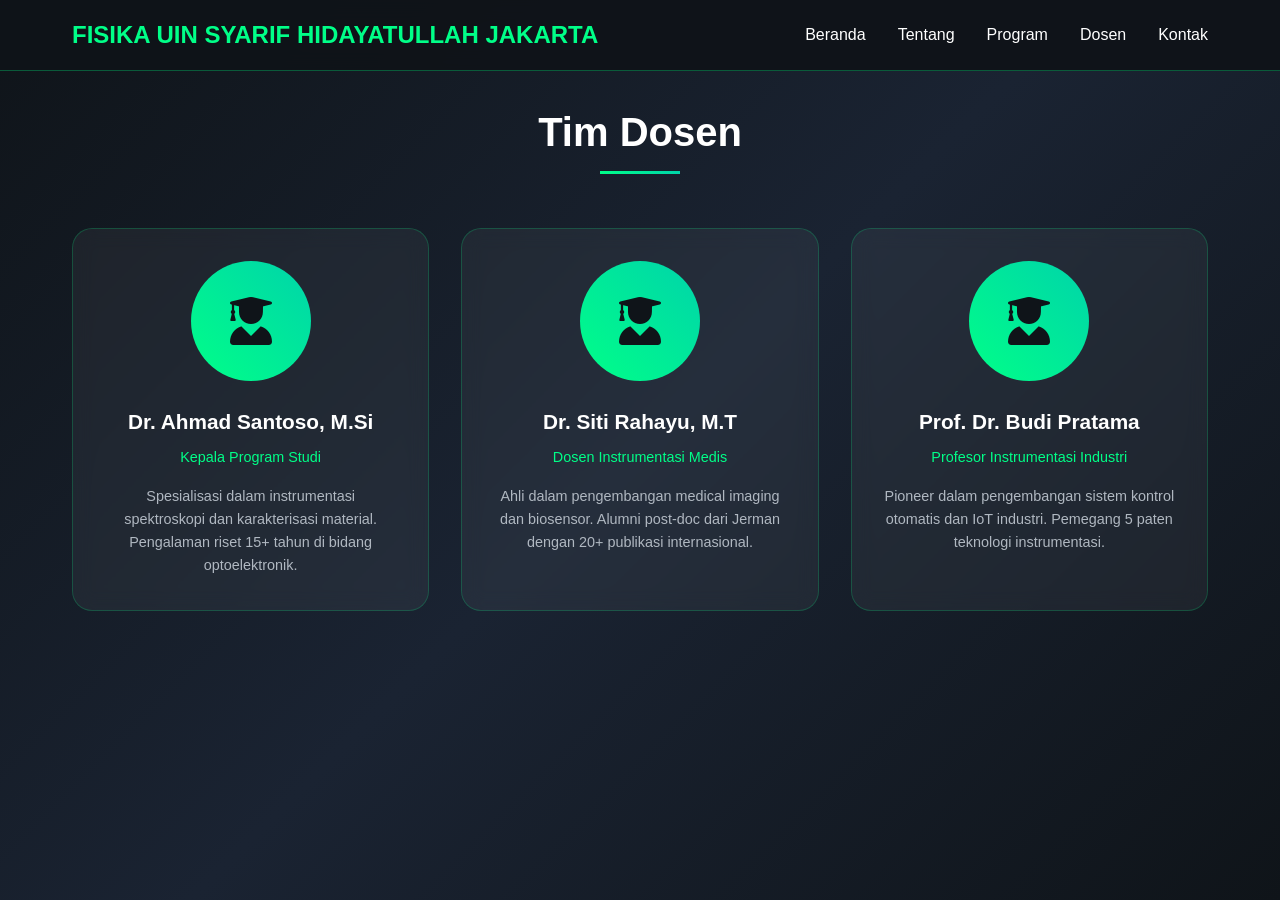
<file: tenagapengajar.html>
<!DOCTYPE html>
<html lang="id">
<head>
    <meta charset="UTF-8">
    <meta name="viewport" content="width=device-width, initial-scale=1.0">
    <title>Dosen - Fisika Instrumentasi</title>
    <link href="https://cdnjs.cloudflare.com/ajax/libs/font-awesome/6.0.0/css/all.min.css" rel="stylesheet">
    <link rel="stylesheet" href="styles.css">
</head>
<body>
    <div class="bg-animation"></div>
    <div class="particles" id="particles"></div>

    <nav>
        <div class="nav-container">
            <a href="#" class="logo">FISIKA UIN SYARIF HIDAYATULLAH JAKARTA</a>
            <ul class="nav-links">
                <li><a href="#home">Beranda</a></li>
                <li><a href="#about">Tentang</a></li>
                <li><a href="#programs">Program</a></li>
                <li><a href="#faculty">Dosen</a></li>
                <li><a href="#contact">Kontak</a></li>
            </ul>
        </div>
    </nav>

    <section id="faculty">
        <div class="container">
            <h2 class="section-title">Tim Dosen</h2>
            <div class="faculty-grid">
                <div class="faculty-card">
                    <div class="faculty-avatar">
                        <i class="fas fa-user-graduate"></i>
                    </div>
                    <h3>Dr. Ahmad Santoso, M.Si</h3>
                    <p class="title">Kepala Program Studi</p>
                    <p>Spesialisasi dalam instrumentasi spektroskopi dan karakterisasi material. Pengalaman riset 15+ tahun di bidang optoelektronik.</p>
                </div>
                <div class="faculty-card">
                    <div class="faculty-avatar">
                        <i class="fas fa-user-graduate"></i>
                    </div>
                    <h3>Dr. Siti Rahayu, M.T</h3>
                    <p class="title">Dosen Instrumentasi Medis</p>
                    <p>Ahli dalam pengembangan medical imaging dan biosensor. Alumni post-doc dari Jerman dengan 20+ publikasi internasional.</p>
                </div>
                <div class="faculty-card">
                    <div class="faculty-avatar">
                        <i class="fas fa-user-graduate"></i>
                    </div>
                    <h3>Prof. Dr. Budi Pratama</h3>
                    <p class="title">Profesor Instrumentasi Industri</p>
                    <p>Pioneer dalam pengembangan sistem kontrol otomatis dan IoT industri. Pemegang 5 paten teknologi instrumentasi.</p>
                </div>
            </div>
        </div>
    </section>

    <script>
        function createParticles(){/* ... Kode JavaScript Asli ... */};
        document.querySelectorAll('a[href^="#"]').forEach(anchor => {/* ... Kode JavaScript Asli ... */});
        window.addEventListener('load', createParticles);
        window.addEventListener('scroll', function(){/* ... Kode JavaScript Asli ... */});
        const observerOptions={/* ... */},observer=new IntersectionObserver(function(e){/* ... */},observerOptions);
        document.querySelectorAll(".about-card, .program-card, .faculty-card").forEach(e=>{/* ... */});
    </script>
</body>
</html>
</file>
<file: style.css>
/* style.css */

/* Reset CSS dasar untuk menghilangkan margin dan padding default browser */
* {
    margin: 0;
    padding: 0;
    box-sizing: border-box;
}

body {
    font-family: 'Arial', sans-serif;
    line-height: 1.6;
    color: #333;
    overflow-x: hidden;
    /* Memberikan padding di bagian atas body untuk mengakomodasi navbar tetap */
    padding-top: 5rem; /* Sesuaikan nilai ini jika navbar Anda lebih tinggi/rendah */
    background: #f4f4f4; /* Warna latar belakang default untuk halaman konten */
}

/* Animasi Latar Belakang (jika digunakan, pastikan posisinya absoulte dan menutupi layar) */
.bg-animation {
    position: fixed;
    top: 0;
    left: 0;
    width: 100%;
    height: 100%;
    background: linear-gradient(135deg, #667eea 0%, #764ba2 100%);
    z-index: -2; /* Pastikan di bawah konten */
}

/* Partikel (jika digunakan) */
.particles {
    position: fixed; /* Gunakan fixed agar partikel tetap di viewport saat scroll */
    top: 0;
    left: 0;
    width: 100%;
    height: 100%;
    overflow: hidden;
    pointer-events: none;
    z-index: -1; /* Di atas bg-animation, di bawah konten */
}

.particle {
    position: absolute;
    background: rgba(255, 255, 255, 0.1);
    border-radius: 50%;
    width: 5px; /* Ukuran default partikel */
    height: 5px; /* Ukuran default partikel */
    animation: particle-float 10s linear infinite;
    opacity: 0; /* Mulai dengan opacity 0, diatur oleh JS untuk muncul */
}

@keyframes particle-float {
    0% {
        transform: translateY(100vh) rotate(0deg);
        opacity: 0;
    }
    10% {
        opacity: 1;
    }
    90% {
        opacity: 1;
    }
    100% {
        transform: translateY(-100px) rotate(360deg);
        opacity: 0;
    }
}

/* Navigation */
nav {
    background: rgba(0, 0, 0, 0.9);
    padding: 1rem 0;
    position: fixed;
    width: 100%;
    top: 0;
    z-index: 1000;
    backdrop-filter: blur(10px);
    box-shadow: 0 2px 10px rgba(0,0,0,0.5);
}

.nav-container {
    max-width: 1200px;
    margin: 0 auto;
    display: flex;
    justify-content: space-between;
    align-items: center;
    padding: 0 2rem;
}

.logo {
    font-size: 1.5rem;
    font-weight: bold;
    color: #fff;
    text-decoration: none;
    transition: color 0.3s ease;
}

.logo:hover {
    color: #e0e0e0;
}

.nav-links {
    display: flex;
    list-style: none;
    gap: 2rem;
}

.nav-links li a {
    color: #fff;
    text-decoration: none;
    transition: all 0.3s ease;
    padding: 0.5rem 1rem;
    border-radius: 5px;
}

.nav-links li a:hover,
.nav-links li a.active {
    background: linear-gradient(45deg, #667eea, #764ba2);
    transform: translateY(-2px);
    box-shadow: 0 4px 8px rgba(0,0,0,0.3);
}

/* Hero Section (untuk index.html dan profil.html) */
.hero {
    height: calc(100vh - 5rem); /* Sesuaikan tinggi hero agar tidak tumpang tindih dengan navbar */
    background: linear-gradient(135deg, #667eea 0%, #764ba2 100%); /* Latar belakang untuk hero saja */
    display: flex;
    align-items: center;
    justify-content: center;
    text-align: center;
    color: white;
    position: relative;
    overflow: hidden;
    z-index: 1; /* Di atas partikel dan bg-animation */
}

/* Efek latar belakang hero, jika diinginkan */
.hero::before {
    content: '';
    position: absolute;
    top: 0;
    left: 0;
    right: 0;
    bottom: 0;
    background: url('data:image/svg+xml,<svg xmlns="http://www.w3.org/2000/svg" viewBox="0 0 1000 1000"><defs><radialGradient id="a" cx="50%" cy="50%" r="50%"><stop offset="0%" style="stop-color:rgba(255,255,255,0.1)"/><stop offset="100%" style="stop-color:rgba(255,255,255,0)"/></radialGradient></defs><circle cx="200" cy="200" r="100" fill="url(%23a)"/><circle cx="800" cy="300" r="150" fill="url(%23a)"/><circle cx="400" cy="700" r="120" fill="url(%23a)"/></svg>');
    animation: float 20s ease-in-out infinite;
}

@keyframes float {
    0%, 100% { transform: translateY(0px) rotate(0deg); }
    50% { transform: translateY(-20px) rotate(180deg); }
}

.hero-content {
    max-width: 800px;
    padding: 2rem; /* Padding internal untuk konten hero */
    position: relative;
    z-index: 2;
}

.hero h1 {
    font-size: 3rem;
    margin-bottom: 1rem;
    animation: slideInDown 1s ease-out;
    text-shadow: 2px 2px 4px rgba(0,0,0,0.3);
}

.subtitle {
    font-size: 1.5rem;
    margin-bottom: 1.5rem;
    opacity: 0.9;
    animation: slideInUp 1s ease-out 0.3s both;
    font-style: italic;
}

.description {
    font-size: 1.1rem;
    line-height: 1.8;
    margin-bottom: 2rem;
    opacity: 0.9;
    animation: fadeIn 1s ease-out 0.6s both;
    text-align: justify;
}

.cta-button {
    display: inline-block;
    background: linear-gradient(45deg, #ff6b6b, #ffa726);
    color: white;
    padding: 1rem 2rem;
    text-decoration: none;
    border-radius: 50px;
    font-weight: bold;
    font-size: 1.1rem;
    transition: all 0.3s ease;
    box-shadow: 0 5px 15px rgba(255, 107, 107, 0.4);
    animation: pulse 2s infinite;
}

.cta-button:hover {
    transform: translateY(-3px);
    box-shadow: 0 10px 25px rgba(255, 107, 107, 0.6);
    background: linear-gradient(45deg, #ff5252, #ff9800);
}

@keyframes pulse {
    0% { transform: scale(1); }
    50% { transform: scale(1.05); }
    100% { transform: scale(1); }
}

@keyframes slideInDown {
    from { opacity: 0; transform: translateY(-50px); }
    to { opacity: 1; transform: translateY(0); }
}

@keyframes slideInUp {
    from { opacity: 0; transform: translateY(50px); }
    to { opacity: 1; transform: translateY(0); }
}

@keyframes fadeIn {
    from { opacity: 0; }
    to { opacity: 1; }
}

/* General Content Sections (untuk kurikulum, mengapa-instrumentasi, dosen, info-selengkapnya) */
section {
    padding: 4rem 2rem;
    max-width: 1200px;
    margin: 2rem auto;
    background: #fff;
    border-radius: 10px;
    box-shadow: 0 4px 20px rgba(0,0,0,0.05);
    line-height: 1.8;
}

.container {
    max-width: 1000px;
    margin: 0 auto;
    padding: 0 1rem;
}

.section-title {
    font-size: 2.5rem;
    color: #333;
    text-align: center;
    margin-bottom: 2rem;
    position: relative;
    padding-bottom: 8px;
}

.section-title::after {
    content: '';
    position: absolute;
    left: 50%;
    bottom: 0;
    transform: translateX(-50%);
    width: 80px;
    height: 4px;
    background: linear-gradient(45deg, #667eea, #764ba2);
    border-radius: 2px;
}

/* Grid Layouts */
.programs-grid, .about-grid, .faculty-grid, .footer-grid {
    display: grid;
    grid-template-columns: repeat(auto-fit, minmax(280px, 1fr));
    gap: 2rem;
}

/* Card Styles */
.program-card, .about-card, .faculty-card {
    background: #f9f9f9;
    padding: 2rem;
    border-radius: 8px;
    text-align: center;
    box-shadow: 0 2px 10px rgba(0,0,0,0.08);
    transition: transform 0.3s ease, box-shadow 0.3s ease;
}

.program-card:hover, .about-card:hover, .faculty-card:hover {
    transform: translateY(-5px);
    box-shadow: 0 8px 20px rgba(0,0,0,0.12);
}

/* Penyesuaian untuk h3 di dalam card secara umum */
.program-card h3, .about-card h3 {
    color: #667eea;
    font-size: 1.8rem;
    margin-bottom: 1rem;
}

/* Catatan: Properti `.about-card i, .faculty-avatar i` dihilangkan karena sekarang menggunakan gambar */

/* --- KODE CSS KHUSUS UNTUK FOTO DOSEN DIMULAI DI SINI --- */

.faculty-avatar {
    width: 120px; /* Ukuran lebar wadah avatar */
    height: 120px; /* Ukuran tinggi wadah avatar */
    border-radius: 50%; /* Membuat bentuk lingkaran */
    overflow: hidden; /* Penting: Memastikan gambar terpotong sesuai bentuk lingkaran */
    margin: 0 auto 1rem; /* Pusatkan avatar dan berikan margin bawah */
    /* Properti yang dihilangkan karena tidak lagi menggunakan ikon */
    /* background: #e9e9e9; */
    /* display: flex; */
    /* justify-content: center; */
    /* align-items: center; */
    /* color: #764ba2; */
    /* font-size: 3rem; */
}

.faculty-avatar img {
    width: 100%; /* Gambar mengisi seluruh lebar wadah .faculty-avatar */
    height: 100%; /* Gambar mengisi seluruh tinggi wadah .faculty-avatar */
    object-fit: cover; /* Penting: Memastikan gambar terpotong agar memenuhi area tanpa distorsi */
    display: block; /* Menghilangkan spasi ekstra di bawah gambar */
}

/* Penyesuaian margin untuk h3 di dalam faculty-card agar berjarak pas dari foto */
.faculty-card h3 {
    color: #667eea; /* Pastikan warna tetap sama */
    font-size: 1.8rem; /* Pastikan ukuran font tetap sama */
    margin-top: 1rem; /* Jarak dari foto avatar */
    margin-bottom: 0.5rem; /* Jarak ke jabatan */
}

/* Penyesuaian margin untuk p.title di dalam faculty-card */
.faculty-card .title {
    font-style: italic;
    color: #666;
    margin-bottom: 1rem; /* Jarak ke deskripsi */
}

/* --- KODE CSS KHUSUS UNTUK FOTO DOSEN SELESAI DI SINI --- */


/* Footer */
footer {
    background: #222;
    color: #eee;
    padding: 4rem 2rem;
    text-align: center;
}

.footer-content {
    max-width: 1200px;
    margin: 0 auto;
}

.footer-section h3 {
    color: #667eea;
    margin-bottom: 1.5rem;
    font-size: 1.4rem;
}

.footer-section p, .footer-section a {
    color: #bbb;
    text-decoration: none;
    margin-bottom: 0.5rem;
    display: block;
    transition: color 0.3s ease;
}

.footer-section a:hover {
    color: #fff;
}

.footer-section i {
    margin-right: 10px;
    color: #764ba2;
}

.social-links a {
    display: inline-block;
    font-size: 1.8rem;
    margin: 0 10px;
    color: #bbb;
    transition: color 0.3s ease;
}

.social-links a:hover {
    color: #667eea;
}

.copyright {
    margin-top: 3rem;
    padding-top: 1.5rem;
    border-top: 1px solid rgba(255,255,255,0.1);
    font-size: 0.9rem;
    color: #888;
}

/* Responsive Design */
@media (max-width: 768px) {
    .nav-links {
        display: none; /* Sembunyikan menu pada ukuran mobile, bisa diganti dengan menu hamburger */
    }
    
    .hero h1 {
        font-size: 2.5rem;
    }
    
    .subtitle {
        font-size: 1.2rem;
    }
    
    .description {
        font-size: 1rem;
        text-align: center;
    }
    
    .hero-content {
        padding: 1rem;
    }

    .section-title {
        font-size: 2rem;
    }

    section {
        padding: 2rem 1rem;
    }

    .footer-grid {
        grid-template-columns: 1fr;
        gap: 1.5rem;
    }

    /* Penyesuaian font size untuk mobile */
    .faculty-card h3 {
        font-size: 1.5rem;
    }
    .faculty-card .title {
        font-size: 0.9rem;
    }
    .faculty-card p { /* Untuk deskripsi */
        font-size: 0.9rem;
    }
}
</file>
<file: 1-styles.css>
* {
    margin: 0;
    padding: 0;
    box-sizing: border-box;
}

body {
    font-family: 'Segoe UI', Tahoma, Geneva, Verdana, sans-serif;
    line-height: 1.6;
    color: #333;
    overflow-x: hidden;
}

/* Background Animation */
.bg-animation {
    position: fixed;
    top: 0;
    left: 0;
    width: 100%;
    height: 100%;
    background: linear-gradient(135deg, #0f1419 0%, #1a2332 50%, #0f1419 100%);
    z-index: -2;
}

.particles {
    position: fixed;
    top: 0;
    left: 0;
    width: 100%;
    height: 100%;
    z-index: -1;
    opacity: 0.6;
}

.particle {
    position: absolute;
    width: 2px;
    height: 2px;
    background: #00ff88;
    border-radius: 50%;
    animation: float 20s infinite linear;
}

@keyframes float {
    0% { transform: translateY(100vh) rotate(0deg); opacity: 0; }
    10% { opacity: 1; }
    90% { opacity: 1; }
    100% { transform: translateY(-100vh) rotate(360deg); opacity: 0; }
}

/* Navigation */
nav {
    position: fixed;
    top: 0;
    width: 100%;
    background: rgba(15, 20, 25, 0.95);
    backdrop-filter: blur(10px);
    border-bottom: 1px solid rgba(0, 255, 136, 0.3);
    z-index: 1000;
    padding: 1rem 0;
    transition: all 0.3s ease;
}

.nav-container {
    max-width: 1200px;
    margin: 0 auto;
    display: flex;
    justify-content: space-between;
    align-items: center;
    padding: 0 2rem;
}

.logo {
    font-size: 1.5rem;
    font-weight: bold;
    color: #00ff88;
    text-decoration: none;
}

.nav-links {
    display: flex;
    list-style: none;
    gap: 2rem;
}

.nav-links a {
    color: #fff;
    text-decoration: none;
    transition: all 0.3s ease;
    position: relative;
}

.nav-links a:hover {
    color: #00ff88;
    transform: translateY(-2px);
}

.nav-links a::after {
    content: '';
    position: absolute;
    bottom: -5px;
    left: 0;
    width: 0;
    height: 2px;
    background: #00ff88;
    transition: width 0.3s ease;
}

.nav-links a:hover::after {
    width: 100%;
}

/* Hero Section */
.hero {
    height: 100vh;
    display: flex;
    align-items: center;
    justify-content: center;
    text-align: center;
    position: relative;
    overflow: hidden;
}

.hero-content {
    max-width: 800px;
    padding: 2rem;
    z-index: 2;
}

.hero h1 {
    font-size: 3.5rem;
    color: #fff;
    margin-bottom: 1rem;
    opacity: 0;
    animation: slideUp 1s ease forwards 0.5s;
}

.hero .subtitle {
    font-size: 1.3rem;
    color: #00ff88;
    margin-bottom: 2rem;
    opacity: 0;
    animation: slideUp 1s ease forwards 0.8s;
}

.hero .description {
    font-size: 1.1rem;
    color: #b0b8c1;
    margin-bottom: 3rem;
    opacity: 0;
    animation: slideUp 1s ease forwards 1.1s;
}

.cta-button {
    display: inline-block;
    padding: 15px 40px;
    background: linear-gradient(45deg, #00ff88, #00d4aa);
    color: #0f1419;
    text-decoration: none;
    border-radius: 50px;
    font-weight: bold;
    transition: all 0.3s ease;
    opacity: 0;
    animation: slideUp 1s ease forwards 1.4s;
    box-shadow: 0 4px 15px rgba(0, 255, 136, 0.3);
}

.cta-button:hover {
    transform: translateY(-3px);
    box-shadow: 0 8px 25px rgba(0, 255, 136, 0.5);
}

@keyframes slideUp {
    from {
        opacity: 0;
        transform: translateY(50px);
    }
    to {
        opacity: 1;
        transform: translateY(0);
    }
}

/* Sections */
section {
    padding: 100px 0;
    position: relative;
}

.container {
    max-width: 1200px;
    margin: 0 auto;
    padding: 0 2rem;
}

.section-title {
    text-align: center;
    font-size: 2.5rem;
    color: #fff;
    margin-bottom: 3rem;
    position: relative;
}

.section-title::after {
    content: '';
    position: absolute;
    bottom: -10px;
    left: 50%;
    transform: translateX(-50%);
    width: 80px;
    height: 3px;
    background: linear-gradient(45deg, #00ff88, #00d4aa);
}

/* About Section */
.about-grid {
    display: grid;
    grid-template-columns: repeat(auto-fit, minmax(350px, 1fr));
    gap: 3rem;
    margin-top: 4rem;
}

.about-card {
    background: rgba(255, 255, 255, 0.05);
    backdrop-filter: blur(10px);
    border: 1px solid rgba(0, 255, 136, 0.2);
    border-radius: 20px;
    padding: 2.5rem;
    text-align: center;
    transition: all 0.3s ease;
}

.about-card:hover {
    transform: translateY(-10px);
    border-color: #00ff88;
    box-shadow: 0 20px 40px rgba(0, 255, 136, 0.2);
}

.about-card i {
    font-size: 3rem;
    color: #00ff88;
    margin-bottom: 1.5rem;
}

.about-card h3 {
    color: #fff;
    font-size: 1.5rem;
    margin-bottom: 1rem;
}

.about-card p {
    color: #b0b8c1;
    line-height: 1.8;
}

/* Programs Section */
.programs-grid {
    display: grid;
    grid-template-columns: repeat(auto-fit, minmax(300px, 1fr));
    gap: 2rem;
    margin-top: 4rem;
}

.program-card {
    background: linear-gradient(135deg, rgba(0, 255, 136, 0.1), rgba(0, 212, 170, 0.1));
    border: 1px solid rgba(0, 255, 136, 0.3);
    border-radius: 15px;
    padding: 2rem;
    transition: all 0.3s ease;
    position: relative;
    overflow: hidden;
}

.program-card::before {
    content: '';
    position: absolute;
    top: 0;
    left: -100%;
    width: 100%;
    height: 100%;
    background: linear-gradient(90deg, transparent, rgba(0, 255, 136, 0.2), transparent);
    transition: left 0.5s ease;
}

.program-card:hover::before {
    left: 100%;
}

.program-card:hover {
    transform: scale(1.05);
    border-color: #00ff88;
}

.program-card h3 {
    color: #00ff88;
    font-size: 1.3rem;
    margin-bottom: 1rem;
}

.program-card p {
    color: #fff;
    margin-bottom: 1.5rem;
}

.program-card ul {
    color: #b0b8c1;
    padding-left: 1.5rem;
}

.program-card li {
    margin-bottom: 0.5rem;
}

/* Faculty Section */
.faculty-grid {
    display: grid;
    grid-template-columns: repeat(auto-fit, minmax(280px, 1fr));
    gap: 2rem;
    margin-top: 4rem;
}

.faculty-card {
    background: rgba(255, 255, 255, 0.05);
    backdrop-filter: blur(10px);
    border: 1px solid rgba(0, 255, 136, 0.2);
    border-radius: 20px;
    padding: 2rem;
    text-align: center;
    transition: all 0.3s ease;
    position: relative;
    overflow: hidden;
}

.faculty-card:hover {
    transform: translateY(-10px);
    border-color: #00ff88;
}

.faculty-avatar {
    width: 120px;
    height: 120px;
    border-radius: 50%;
    background: linear-gradient(45deg, #00ff88, #00d4aa);
    margin: 0 auto 1.5rem;
    display: flex;
    align-items: center;
    justify-content: center;
    font-size: 3rem;
    color: #0f1419;
    font-weight: bold;
}

.faculty-card h3 {
    color: #fff;
    font-size: 1.3rem;
    margin-bottom: 0.5rem;
}

.faculty-card .title {
    color: #00ff88;
    font-size: 0.9rem;
    margin-bottom: 1rem;
}

.faculty-card p {
    color: #b0b8c1;
    font-size: 0.9rem;
}

/* Footer */
footer {
    background: rgba(15, 20, 25, 0.95);
    border-top: 1px solid rgba(0, 255, 136, 0.3);
    padding: 3rem 0 1rem;
    text-align: center;
}

.footer-content {
    max-width: 1200px;
    margin: 0 auto;
    padding: 0 2rem;
}

.footer-grid {
    display: grid;
    grid-template-columns: repeat(auto-fit, minmax(250px, 1fr));
    gap: 2rem;
    margin-bottom: 2rem;
}

.footer-section h3 {
    color: #00ff88;
    margin-bottom: 1rem;
}

.footer-section p, .footer-section a {
    color: #b0b8c1;
    text-decoration: none;
    margin-bottom: 0.5rem;
    display: block;
}

.footer-section a:hover {
    color: #00ff88;
}

.social-links {
    display: flex;
    justify-content: center;
    gap: 1rem;
    margin: 2rem 0;
}

.social-links a {
    display: inline-block;
    width: 40px;
    height: 40px;
    background: rgba(0, 255, 136, 0.2);
    border-radius: 50%;
    display: flex;
    align-items: center;
    justify-content: center;
    color: #00ff88;
    transition: all 0.3s ease;
}

.social-links a:hover {
    background: #00ff88;
    color: #0f1419;
    transform: translateY(-3px);
}

.copyright {
    border-top: 1px solid rgba(0, 255, 136, 0.2);
    padding-top: 1rem;
    color: #b0b8c1;
    font-size: 0.9rem;
}

/* Responsive */
@media (max-width: 768px) {
    .nav-links {
        display: none;
    }

    .hero h1 {
        font-size: 2.5rem;
    }

    .hero .subtitle {
        font-size: 1.1rem;
    }

    .section-title {
        font-size: 2rem;
    }

    .about-grid, .programs-grid, .faculty-grid {
        grid-template-columns: 1fr;
    }
}
</file>
<file: styles.css>
* {
    margin: 0;
    padding: 0;
    box-sizing: border-box;
}

body {
    font-family: 'Segoe UI', Tahoma, Geneva, Verdana, sans-serif;
    line-height: 1.6;
    color: #333;
    overflow-x: hidden;
}

/* Background Animation */
.bg-animation {
    position: fixed;
    top: 0;
    left: 0;
    width: 100%;
    height: 100%;
    background: linear-gradient(135deg, #0f1419 0%, #1a2332 50%, #0f1419 100%);
    z-index: -2;
}

.particles {
    position: fixed;
    top: 0;
    left: 0;
    width: 100%;
    height: 100%;
    z-index: -1;
    opacity: 0.6;
}

.particle {
    position: absolute;
    width: 2px;
    height: 2px;
    background: #00ff88;
    border-radius: 50%;
    animation: float 20s infinite linear;
}

@keyframes float {
    0% { transform: translateY(100vh) rotate(0deg); opacity: 0; }
    10% { opacity: 1; }
    90% { opacity: 1; }
    100% { transform: translateY(-100vh) rotate(360deg); opacity: 0; }
}

/* Navigation */
nav {
    position: fixed;
    top: 0;
    width: 100%;
    background: rgba(15, 20, 25, 0.95);
    backdrop-filter: blur(10px);
    border-bottom: 1px solid rgba(0, 255, 136, 0.3);
    z-index: 1000;
    padding: 1rem 0;
    transition: all 0.3s ease;
}

.nav-container {
    max-width: 1200px;
    margin: 0 auto;
    display: flex;
    justify-content: space-between;
    align-items: center;
    padding: 0 2rem;
}

.logo {
    font-size: 1.5rem;
    font-weight: bold;
    color: #00ff88;
    text-decoration: none;
}

.nav-links {
    display: flex;
    list-style: none;
    gap: 2rem;
}

.nav-links a {
    color: #fff;
    text-decoration: none;
    transition: all 0.3s ease;
    position: relative;
}

.nav-links a:hover {
    color: #00ff88;
    transform: translateY(-2px);
}

.nav-links a::after {
    content: '';
    position: absolute;
    bottom: -5px;
    left: 0;
    width: 0;
    height: 2px;
    background: #00ff88;
    transition: width 0.3s ease;
}

.nav-links a:hover::after {
    width: 100%;
}

/* Hero Section */
.hero {
    height: 100vh;
    display: flex;
    align-items: center;
    justify-content: center;
    text-align: center;
    position: relative;
    overflow: hidden;
}

.hero-content {
    max-width: 800px;
    padding: 2rem;
    z-index: 2;
}

.hero h1 {
    font-size: 3.5rem;
    color: #fff;
    margin-bottom: 1rem;
    opacity: 0;
    animation: slideUp 1s ease forwards 0.5s;
}

.hero .subtitle {
    font-size: 1.3rem;
    color: #00ff88;
    margin-bottom: 2rem;
    opacity: 0;
    animation: slideUp 1s ease forwards 0.8s;
}

.hero .description {
    font-size: 1.1rem;
    color: #b0b8c1;
    margin-bottom: 3rem;
    opacity: 0;
    animation: slideUp 1s ease forwards 1.1s;
}

.cta-button {
    display: inline-block;
    padding: 15px 40px;
    background: linear-gradient(45deg, #00ff88, #00d4aa);
    color: #0f1419;
    text-decoration: none;
    border-radius: 50px;
    font-weight: bold;
    transition: all 0.3s ease;
    opacity: 0;
    animation: slideUp 1s ease forwards 1.4s;
    box-shadow: 0 4px 15px rgba(0, 255, 136, 0.3);
}

.cta-button:hover {
    transform: translateY(-3px);
    box-shadow: 0 8px 25px rgba(0, 255, 136, 0.5);
}

@keyframes slideUp {
    from {
        opacity: 0;
        transform: translateY(50px);
    }
    to {
        opacity: 1;
        transform: translateY(0);
    }
}

/* Sections */
section {
    padding: 100px 0;
    position: relative;
}

.container {
    max-width: 1200px;
    margin: 0 auto;
    padding: 0 2rem;
}

.section-title {
    text-align: center;
    font-size: 2.5rem;
    color: #fff;
    margin-bottom: 3rem;
    position: relative;
}

.section-title::after {
    content: '';
    position: absolute;
    bottom: -10px;
    left: 50%;
    transform: translateX(-50%);
    width: 80px;
    height: 3px;
    background: linear-gradient(45deg, #00ff88, #00d4aa);
}

/* About Section */
.about-grid {
    display: grid;
    grid-template-columns: repeat(auto-fit, minmax(350px, 1fr));
    gap: 3rem;
    margin-top: 4rem;
}

.about-card {
    background: rgba(255, 255, 255, 0.05);
    backdrop-filter: blur(10px);
    border: 1px solid rgba(0, 255, 136, 0.2);
    border-radius: 20px;
    padding: 2.5rem;
    text-align: center;
    transition: all 0.3s ease;
}

.about-card:hover {
    transform: translateY(-10px);
    border-color: #00ff88;
    box-shadow: 0 20px 40px rgba(0, 255, 136, 0.2);
}

.about-card i {
    font-size: 3rem;
    color: #00ff88;
    margin-bottom: 1.5rem;
}

.about-card h3 {
    color: #fff;
    font-size: 1.5rem;
    margin-bottom: 1rem;
}

.about-card p {
    color: #b0b8c1;
    line-height: 1.8;
}

/* Programs Section */
.programs-grid {
    display: grid;
    grid-template-columns: repeat(auto-fit, minmax(300px, 1fr));
    gap: 2rem;
    margin-top: 4rem;
}

.program-card {
    background: linear-gradient(135deg, rgba(0, 255, 136, 0.1), rgba(0, 212, 170, 0.1));
    border: 1px solid rgba(0, 255, 136, 0.3);
    border-radius: 15px;
    padding: 2rem;
    transition: all 0.3s ease;
    position: relative;
    overflow: hidden;
}

.program-card::before {
    content: '';
    position: absolute;
    top: 0;
    left: -100%;
    width: 100%;
    height: 100%;
    background: linear-gradient(90deg, transparent, rgba(0, 255, 136, 0.2), transparent);
    transition: left 0.5s ease;
}

.program-card:hover::before {
    left: 100%;
}

.program-card:hover {
    transform: scale(1.05);
    border-color: #00ff88;
}

.program-card h3 {
    color: #00ff88;
    font-size: 1.3rem;
    margin-bottom: 1rem;
}

.program-card p {
    color: #fff;
    margin-bottom: 1.5rem;
}

.program-card ul {
    color: #b0b8c1;
    padding-left: 1.5rem;
}

.program-card li {
    margin-bottom: 0.5rem;
}

/* Faculty Section */
.faculty-grid {
    display: grid;
    grid-template-columns: repeat(auto-fit, minmax(280px, 1fr));
    gap: 2rem;
    margin-top: 4rem;
}

.faculty-card {
    background: rgba(255, 255, 255, 0.05);
    backdrop-filter: blur(10px);
    border: 1px solid rgba(0, 255, 136, 0.2);
    border-radius: 20px;
    padding: 2rem;
    text-align: center;
    transition: all 0.3s ease;
    position: relative;
    overflow: hidden;
}

.faculty-card:hover {
    transform: translateY(-10px);
    border-color: #00ff88;
}

.faculty-avatar {
    width: 120px;
    height: 120px;
    border-radius: 50%;
    background: linear-gradient(45deg, #00ff88, #00d4aa);
    margin: 0 auto 1.5rem;
    display: flex;
    align-items: center;
    justify-content: center;
    font-size: 3rem;
    color: #0f1419;
    font-weight: bold;
}

.faculty-card h3 {
    color: #fff;
    font-size: 1.3rem;
    margin-bottom: 0.5rem;
}

.faculty-card .title {
    color: #00ff88;
    font-size: 0.9rem;
    margin-bottom: 1rem;
}

.faculty-card p {
    color: #b0b8c1;
    font-size: 0.9rem;
}

/* Footer */
footer {
    background: rgba(15, 20, 25, 0.95);
    border-top: 1px solid rgba(0, 255, 136, 0.3);
    padding: 3rem 0 1rem;
    text-align: center;
}

.footer-content {
    max-width: 1200px;
    margin: 0 auto;
    padding: 0 2rem;
}

.footer-grid {
    display: grid;
    grid-template-columns: repeat(auto-fit, minmax(250px, 1fr));
    gap: 2rem;
    margin-bottom: 2rem;
}

.footer-section h3 {
    color: #00ff88;
    margin-bottom: 1rem;
}

.footer-section p, .footer-section a {
    color: #b0b8c1;
    text-decoration: none;
    margin-bottom: 0.5rem;
    display: block;
}

.footer-section a:hover {
    color: #00ff88;
}

.social-links {
    display: flex;
    justify-content: center;
    gap: 1rem;
    margin: 2rem 0;
}

.social-links a {
    display: inline-block;
    width: 40px;
    height: 40px;
    background: rgba(0, 255, 136, 0.2);
    border-radius: 50%;
    display: flex;
    align-items: center;
    justify-content: center;
    color: #00ff88;
    transition: all 0.3s ease;
}

.social-links a:hover {
    background: #00ff88;
    color: #0f1419;
    transform: translateY(-3px);
}

.copyright {
    border-top: 1px solid rgba(0, 255, 136, 0.2);
    padding-top: 1rem;
    color: #b0b8c1;
    font-size: 0.9rem;
}

/* Responsive */
@media (max-width: 768px) {
    .nav-links {
        display: none;
    }

    .hero h1 {
        font-size: 2.5rem;
    }

    .hero .subtitle {
        font-size: 1.1rem;
    }

    .section-title {
        font-size: 2rem;
    }

    .about-grid, .programs-grid, .faculty-grid {
        grid-template-columns: 1fr;
    }
}
</file>
